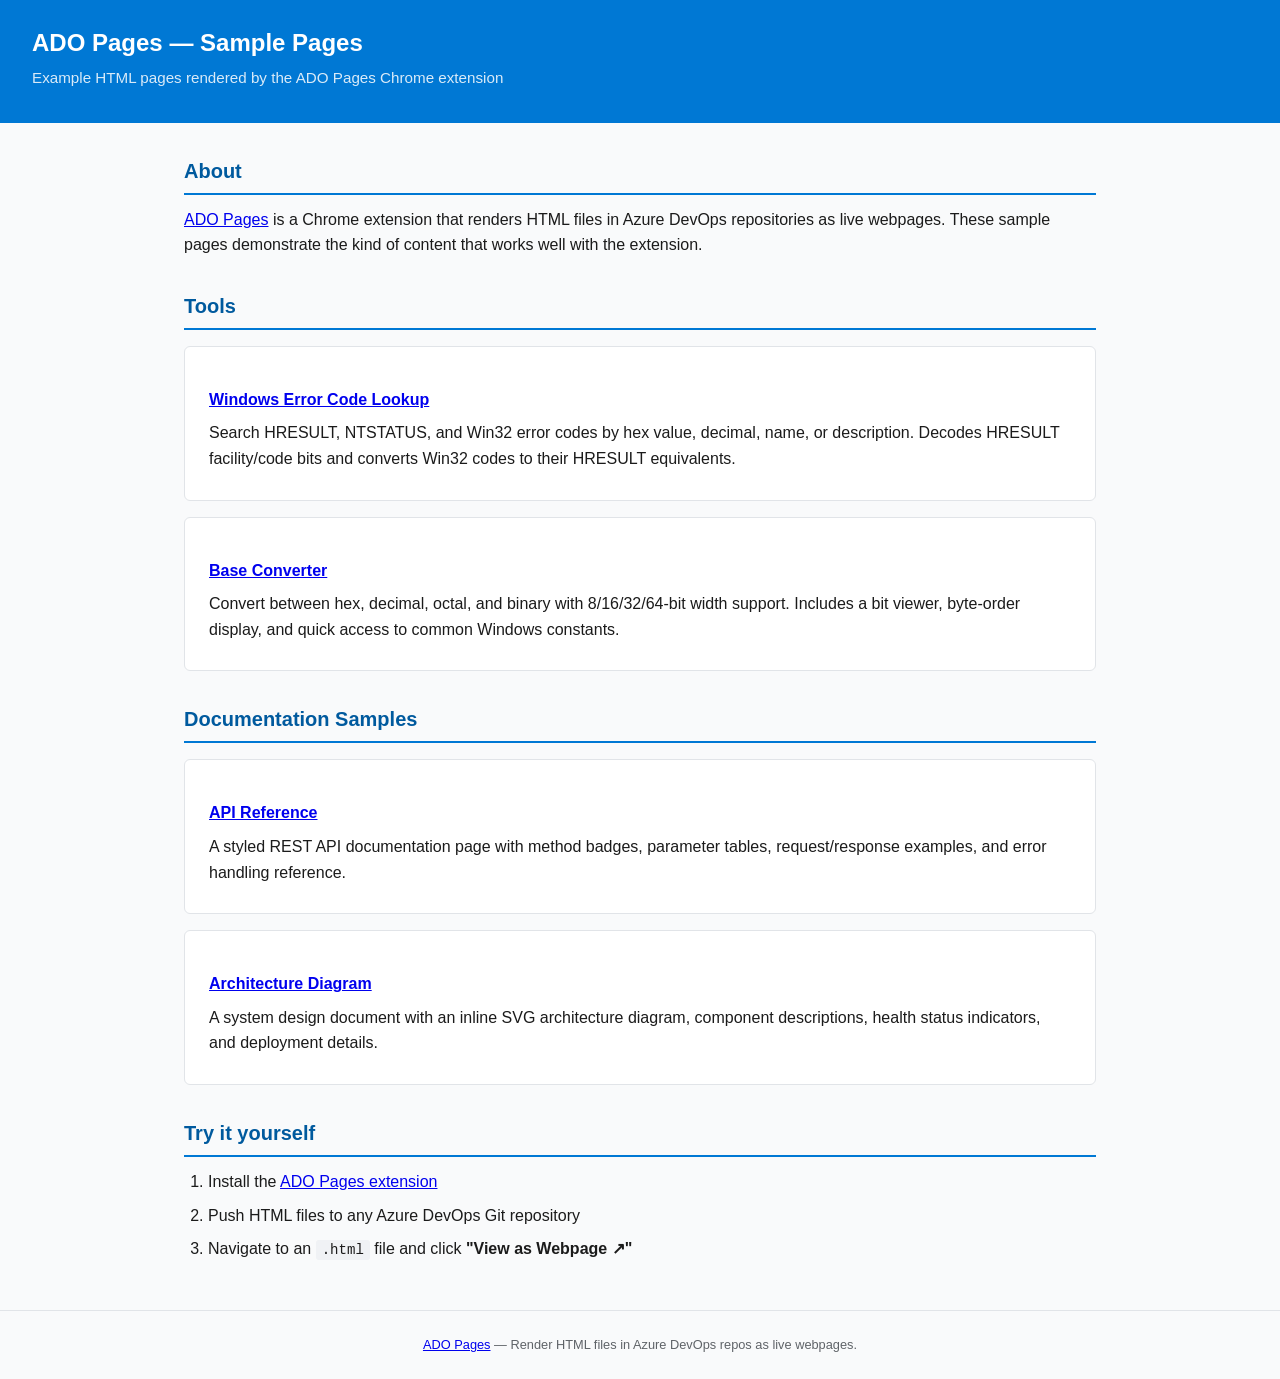
<file: docs/index.html>
<!DOCTYPE html>
<html lang="en">
<head>
  <meta charset="utf-8">
  <meta name="viewport" content="width=device-width, initial-scale=1">
  <title>ADO Pages — Sample Pages</title>
  <link rel="stylesheet" href="css/style.css">
</head>
<body>

<header>
  <h1>ADO Pages — Sample Pages</h1>
  <p>Example HTML pages rendered by the ADO Pages Chrome extension</p>
</header>

<main>

<h2>About</h2>
<p>
  <a href="https://github.com/vineeththomasalex/ADOPagesExtension">ADO Pages</a> is a Chrome extension
  that renders HTML files in Azure DevOps repositories as live webpages. These sample pages demonstrate
  the kind of content that works well with the extension.
</p>

<h2>Tools</h2>

<div class="card">
  <h3><a href="error-codes.html">Windows Error Code Lookup</a></h3>
  <p>
    Search HRESULT, NTSTATUS, and Win32 error codes by hex value, decimal, name, or description.
    Decodes HRESULT facility/code bits and converts Win32 codes to their HRESULT equivalents.
  </p>
</div>

<div class="card">
  <h3><a href="base-converter.html">Base Converter</a></h3>
  <p>
    Convert between hex, decimal, octal, and binary with 8/16/32/64-bit width support.
    Includes a bit viewer, byte-order display, and quick access to common Windows constants.
  </p>
</div>

<h2>Documentation Samples</h2>

<div class="card">
  <h3><a href="api-reference.html">API Reference</a></h3>
  <p>
    A styled REST API documentation page with method badges, parameter tables,
    request/response examples, and error handling reference.
  </p>
</div>

<div class="card">
  <h3><a href="architecture.html">Architecture Diagram</a></h3>
  <p>
    A system design document with an inline SVG architecture diagram,
    component descriptions, health status indicators, and deployment details.
  </p>
</div>

<h2>Try it yourself</h2>
<ol>
  <li>Install the <a href="https://github.com/vineeththomasalex/ADOPagesExtension#installation">ADO Pages extension</a></li>
  <li>Push HTML files to any Azure DevOps Git repository</li>
  <li>Navigate to an <code>.html</code> file and click <strong>"View as Webpage ↗"</strong></li>
</ol>

</main>

<footer>
  <a href="https://github.com/vineeththomasalex/ADOPagesExtension">ADO Pages</a> &mdash; Render HTML files in Azure DevOps repos as live webpages.
</footer>

</body>
</html>
</file>
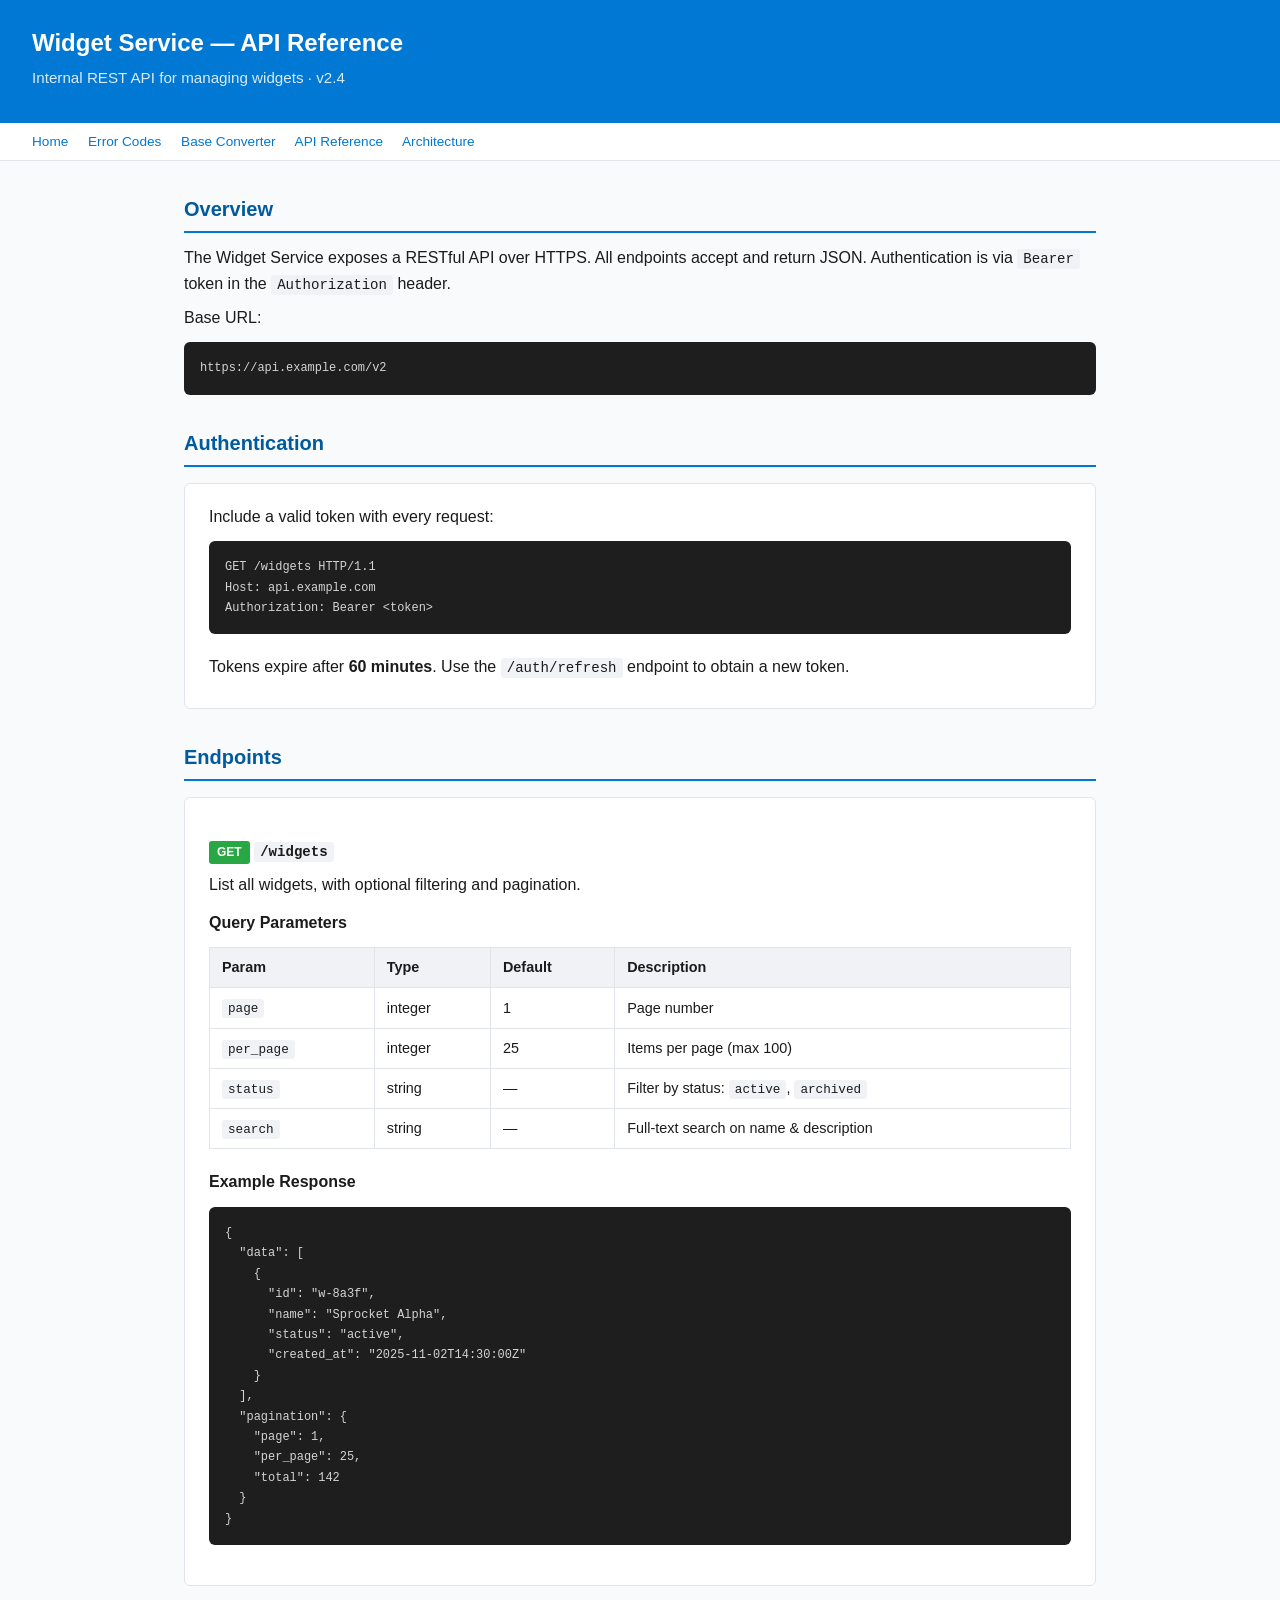
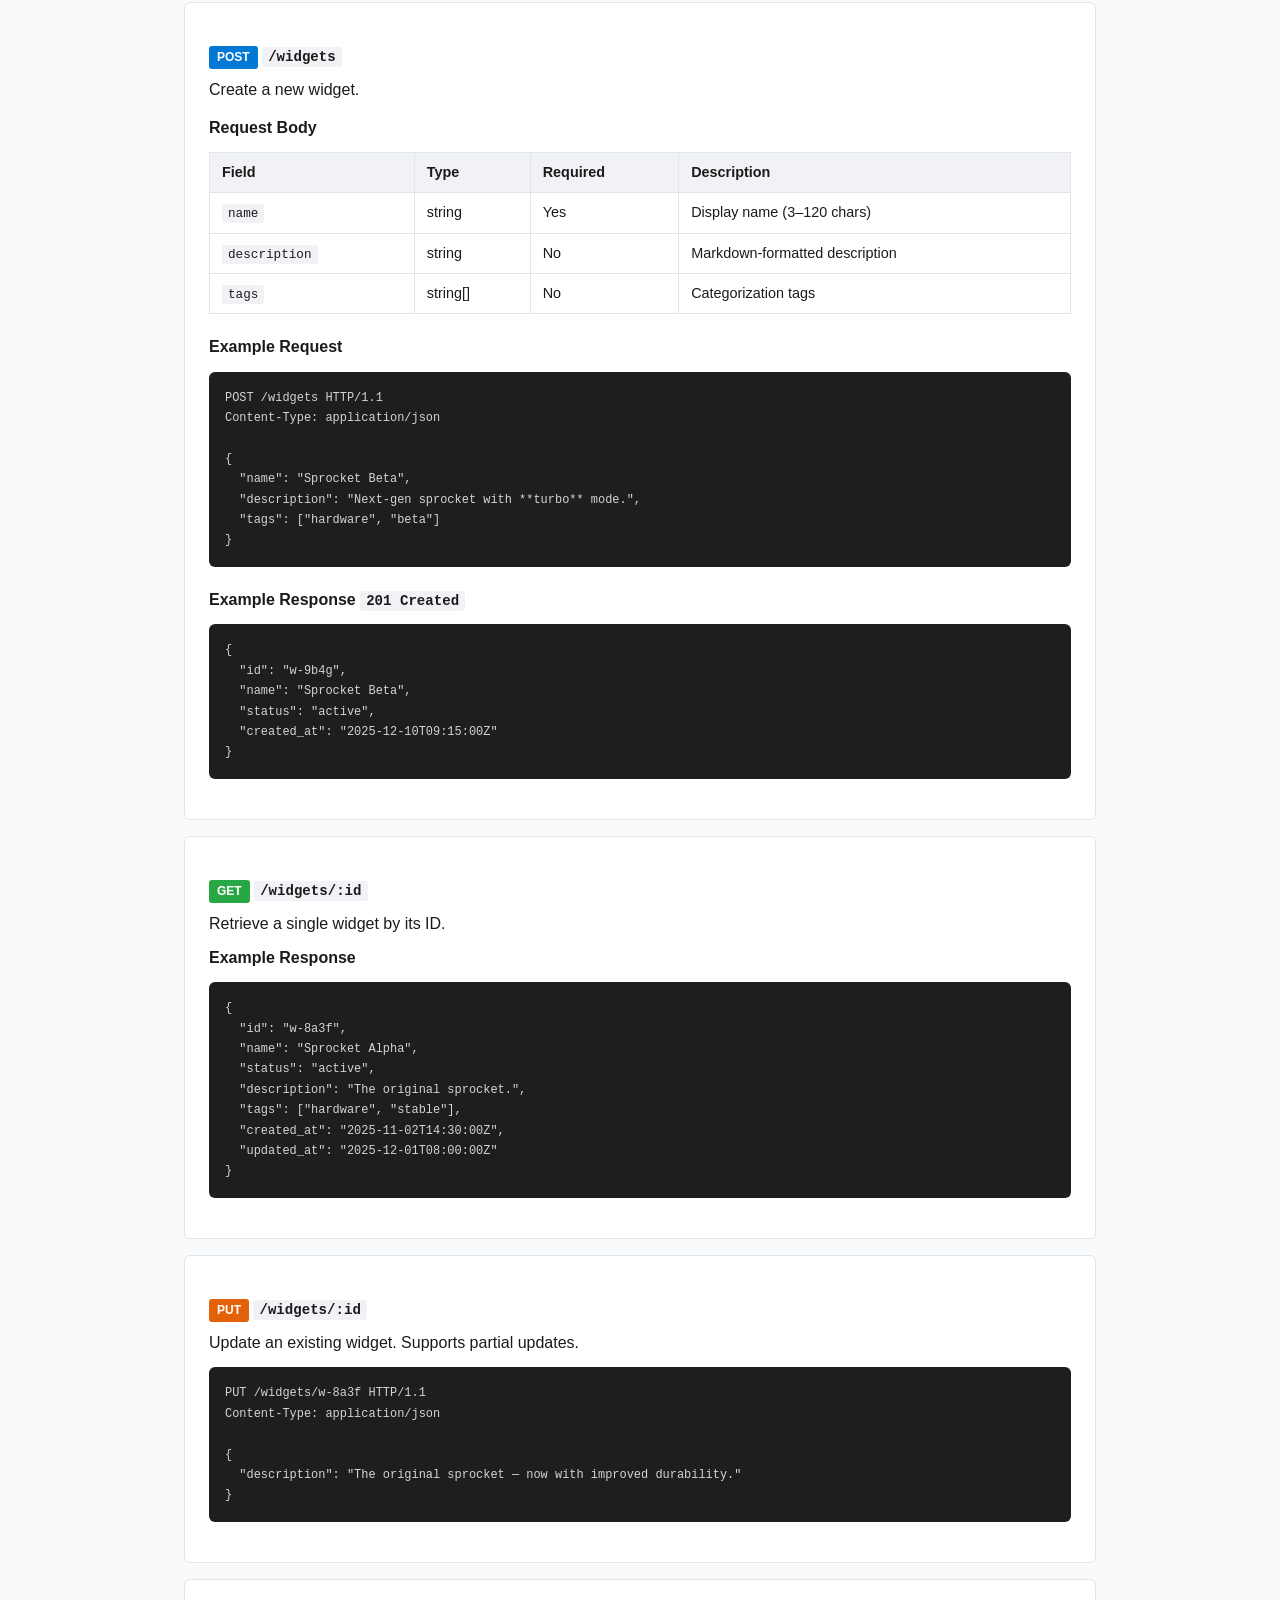
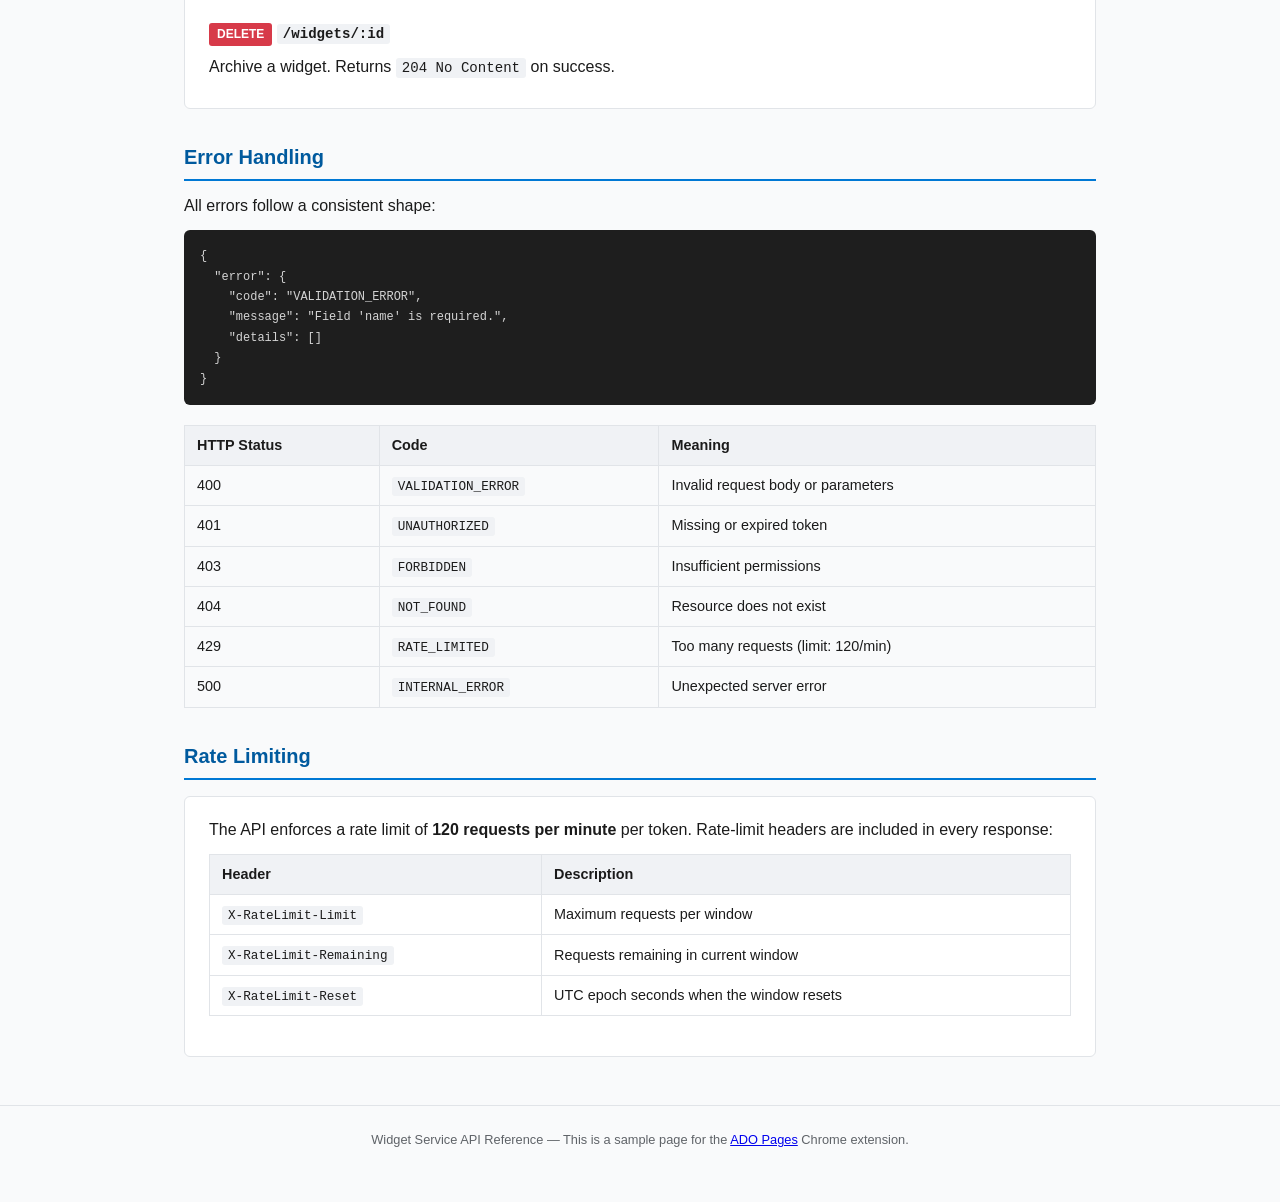
<file: docs/api-reference.html>
<!DOCTYPE html>
<html lang="en">
<head>
  <meta charset="utf-8">
  <meta name="viewport" content="width=device-width, initial-scale=1">
  <title>Widget Service — API Reference</title>
  <link rel="stylesheet" href="css/style.css">
</head>
<body>

<header>
  <h1>Widget Service — API Reference</h1>
  <p>Internal REST API for managing widgets &middot; v2.4</p>
</header>

<nav class="samples-nav">
  <a href="index.html">Home</a>
  <a href="error-codes.html">Error Codes</a>
  <a href="base-converter.html">Base Converter</a>
  <a href="api-reference.html">API Reference</a>
  <a href="architecture.html">Architecture</a>
</nav>

<main>

<!-- ────────────────────────────────────────────────────────────────────────── -->
<h2>Overview</h2>
<p>
  The Widget Service exposes a RESTful API over HTTPS.
  All endpoints accept and return JSON. Authentication is via
  <code>Bearer</code> token in the <code>Authorization</code> header.
</p>
<p>Base URL:</p>
<pre><code>https://api.example.com/v2</code></pre>

<!-- ────────────────────────────────────────────────────────────────────────── -->
<h2>Authentication</h2>
<div class="card">
  <p>Include a valid token with every request:</p>
<pre><code>GET /widgets HTTP/1.1
Host: api.example.com
Authorization: Bearer &lt;token&gt;</code></pre>
  <p>Tokens expire after <strong>60 minutes</strong>. Use the <code>/auth/refresh</code> endpoint to obtain a new token.</p>
</div>

<!-- ────────────────────────────────────────────────────────────────────────── -->
<h2>Endpoints</h2>

<!-- GET /widgets -->
<div class="card">
  <h3><span class="method-badge get">GET</span> <code>/widgets</code></h3>
  <p>List all widgets, with optional filtering and pagination.</p>

  <h4 style="margin-top:12px">Query Parameters</h4>
  <table>
    <tr><th>Param</th><th>Type</th><th>Default</th><th>Description</th></tr>
    <tr><td><code>page</code></td><td>integer</td><td>1</td><td>Page number</td></tr>
    <tr><td><code>per_page</code></td><td>integer</td><td>25</td><td>Items per page (max 100)</td></tr>
    <tr><td><code>status</code></td><td>string</td><td>&mdash;</td><td>Filter by status: <code>active</code>, <code>archived</code></td></tr>
    <tr><td><code>search</code></td><td>string</td><td>&mdash;</td><td>Full-text search on name &amp; description</td></tr>
  </table>

  <h4>Example Response</h4>
<pre><code>{
  "data": [
    {
      "id": "w-8a3f",
      "name": "Sprocket Alpha",
      "status": "active",
      "created_at": "2025-11-02T14:30:00Z"
    }
  ],
  "pagination": {
    "page": 1,
    "per_page": 25,
    "total": 142
  }
}</code></pre>
</div>

<!-- POST /widgets -->
<div class="card">
  <h3><span class="method-badge post">POST</span> <code>/widgets</code></h3>
  <p>Create a new widget.</p>

  <h4 style="margin-top:12px">Request Body</h4>
  <table>
    <tr><th>Field</th><th>Type</th><th>Required</th><th>Description</th></tr>
    <tr><td><code>name</code></td><td>string</td><td>Yes</td><td>Display name (3–120 chars)</td></tr>
    <tr><td><code>description</code></td><td>string</td><td>No</td><td>Markdown-formatted description</td></tr>
    <tr><td><code>tags</code></td><td>string[]</td><td>No</td><td>Categorization tags</td></tr>
  </table>

  <h4>Example Request</h4>
<pre><code>POST /widgets HTTP/1.1
Content-Type: application/json

{
  "name": "Sprocket Beta",
  "description": "Next-gen sprocket with **turbo** mode.",
  "tags": ["hardware", "beta"]
}</code></pre>

  <h4>Example Response <code>201 Created</code></h4>
<pre><code>{
  "id": "w-9b4g",
  "name": "Sprocket Beta",
  "status": "active",
  "created_at": "2025-12-10T09:15:00Z"
}</code></pre>
</div>

<!-- GET /widgets/:id -->
<div class="card">
  <h3><span class="method-badge get">GET</span> <code>/widgets/:id</code></h3>
  <p>Retrieve a single widget by its ID.</p>

  <h4>Example Response</h4>
<pre><code>{
  "id": "w-8a3f",
  "name": "Sprocket Alpha",
  "status": "active",
  "description": "The original sprocket.",
  "tags": ["hardware", "stable"],
  "created_at": "2025-11-02T14:30:00Z",
  "updated_at": "2025-12-01T08:00:00Z"
}</code></pre>
</div>

<!-- PUT /widgets/:id -->
<div class="card">
  <h3><span class="method-badge put">PUT</span> <code>/widgets/:id</code></h3>
  <p>Update an existing widget. Supports partial updates.</p>

<pre><code>PUT /widgets/w-8a3f HTTP/1.1
Content-Type: application/json

{
  "description": "The original sprocket — now with improved durability."
}</code></pre>
</div>

<!-- DELETE /widgets/:id -->
<div class="card">
  <h3><span class="method-badge delete">DELETE</span> <code>/widgets/:id</code></h3>
  <p>Archive a widget. Returns <code>204 No Content</code> on success.</p>
</div>

<!-- ────────────────────────────────────────────────────────────────────────── -->
<h2>Error Handling</h2>
<p>All errors follow a consistent shape:</p>
<pre><code>{
  "error": {
    "code": "VALIDATION_ERROR",
    "message": "Field 'name' is required.",
    "details": []
  }
}</code></pre>

<table>
  <tr><th>HTTP Status</th><th>Code</th><th>Meaning</th></tr>
  <tr><td>400</td><td><code>VALIDATION_ERROR</code></td><td>Invalid request body or parameters</td></tr>
  <tr><td>401</td><td><code>UNAUTHORIZED</code></td><td>Missing or expired token</td></tr>
  <tr><td>403</td><td><code>FORBIDDEN</code></td><td>Insufficient permissions</td></tr>
  <tr><td>404</td><td><code>NOT_FOUND</code></td><td>Resource does not exist</td></tr>
  <tr><td>429</td><td><code>RATE_LIMITED</code></td><td>Too many requests (limit: 120/min)</td></tr>
  <tr><td>500</td><td><code>INTERNAL_ERROR</code></td><td>Unexpected server error</td></tr>
</table>

<!-- ────────────────────────────────────────────────────────────────────────── -->
<h2>Rate Limiting</h2>
<div class="card">
  <p>The API enforces a rate limit of <strong>120 requests per minute</strong> per token.
     Rate-limit headers are included in every response:</p>
  <table>
    <tr><th>Header</th><th>Description</th></tr>
    <tr><td><code>X-RateLimit-Limit</code></td><td>Maximum requests per window</td></tr>
    <tr><td><code>X-RateLimit-Remaining</code></td><td>Requests remaining in current window</td></tr>
    <tr><td><code>X-RateLimit-Reset</code></td><td>UTC epoch seconds when the window resets</td></tr>
  </table>
</div>

</main>

<footer>
  Widget Service API Reference &mdash; This is a sample page for the
  <a href="https://github.com/vineeththomasalex/ADOPagesExtension">ADO Pages</a> Chrome extension.
</footer>

</body>
</html>
</file>
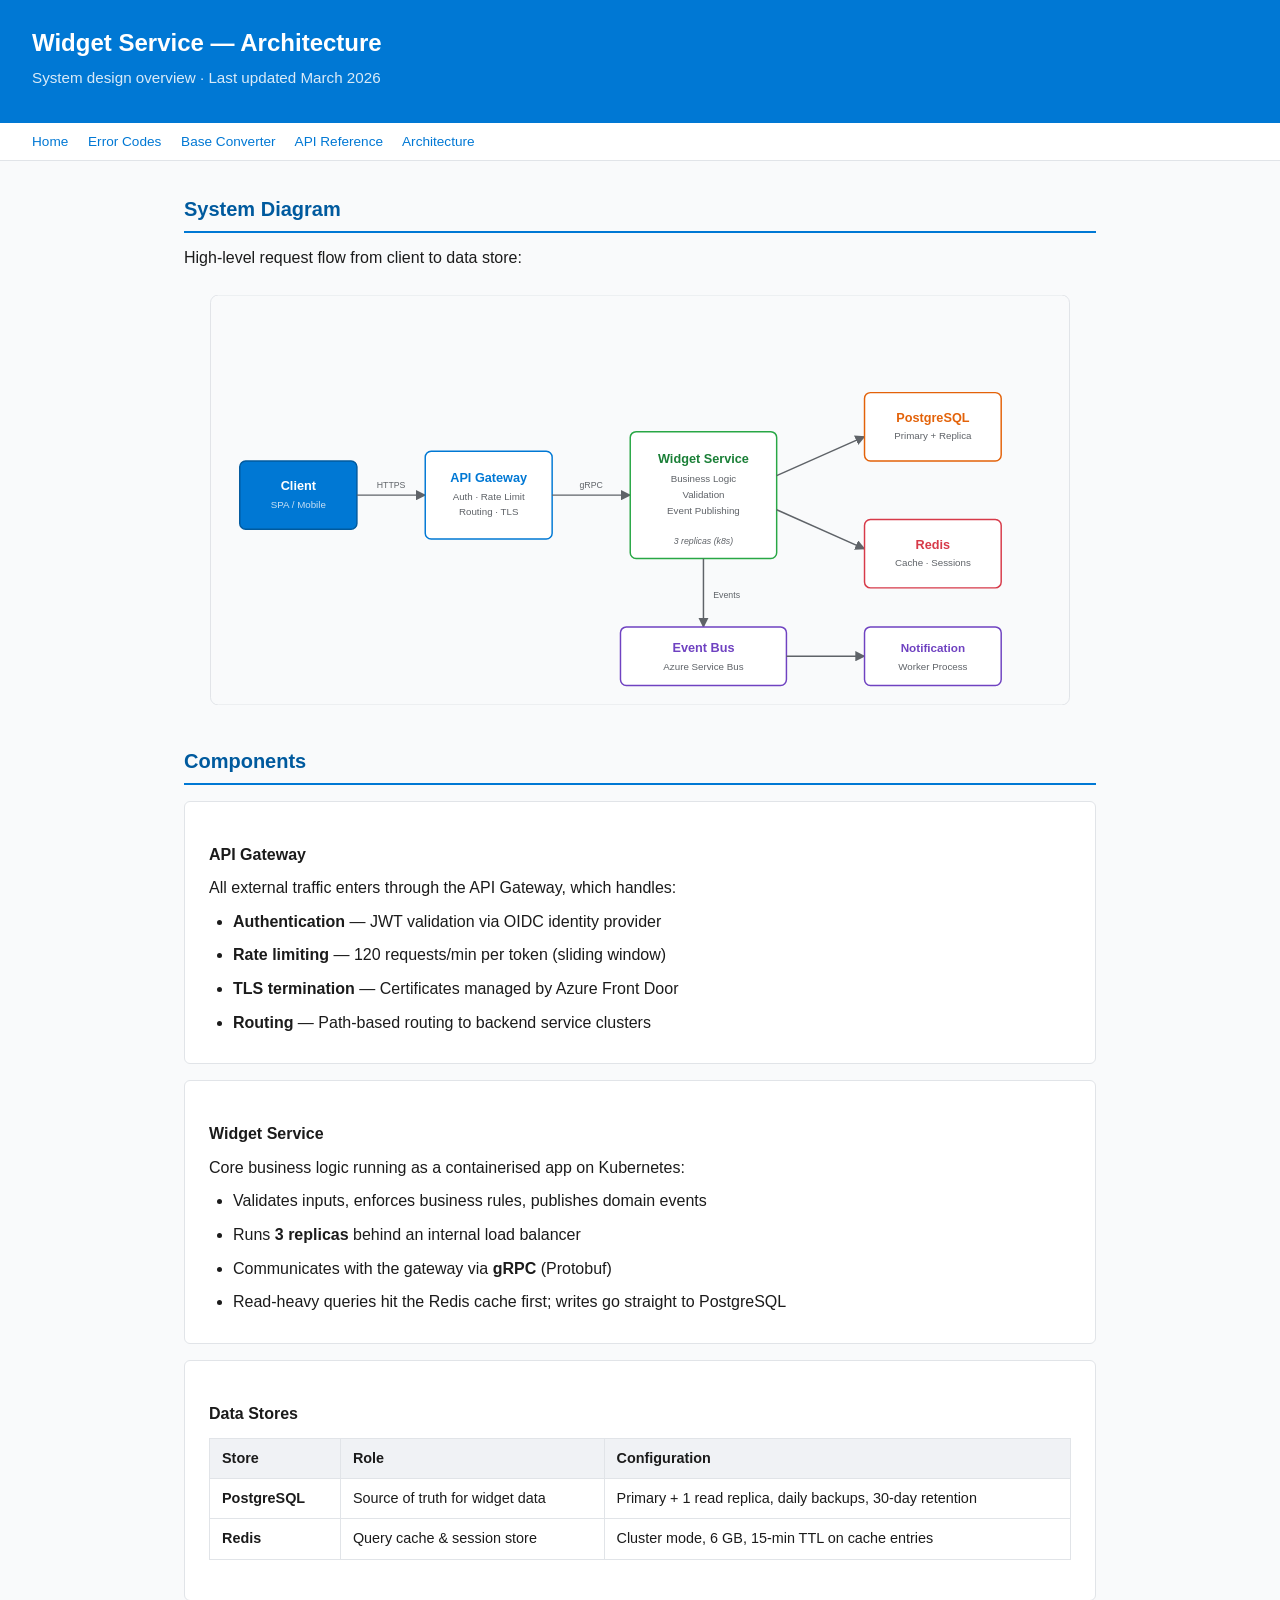
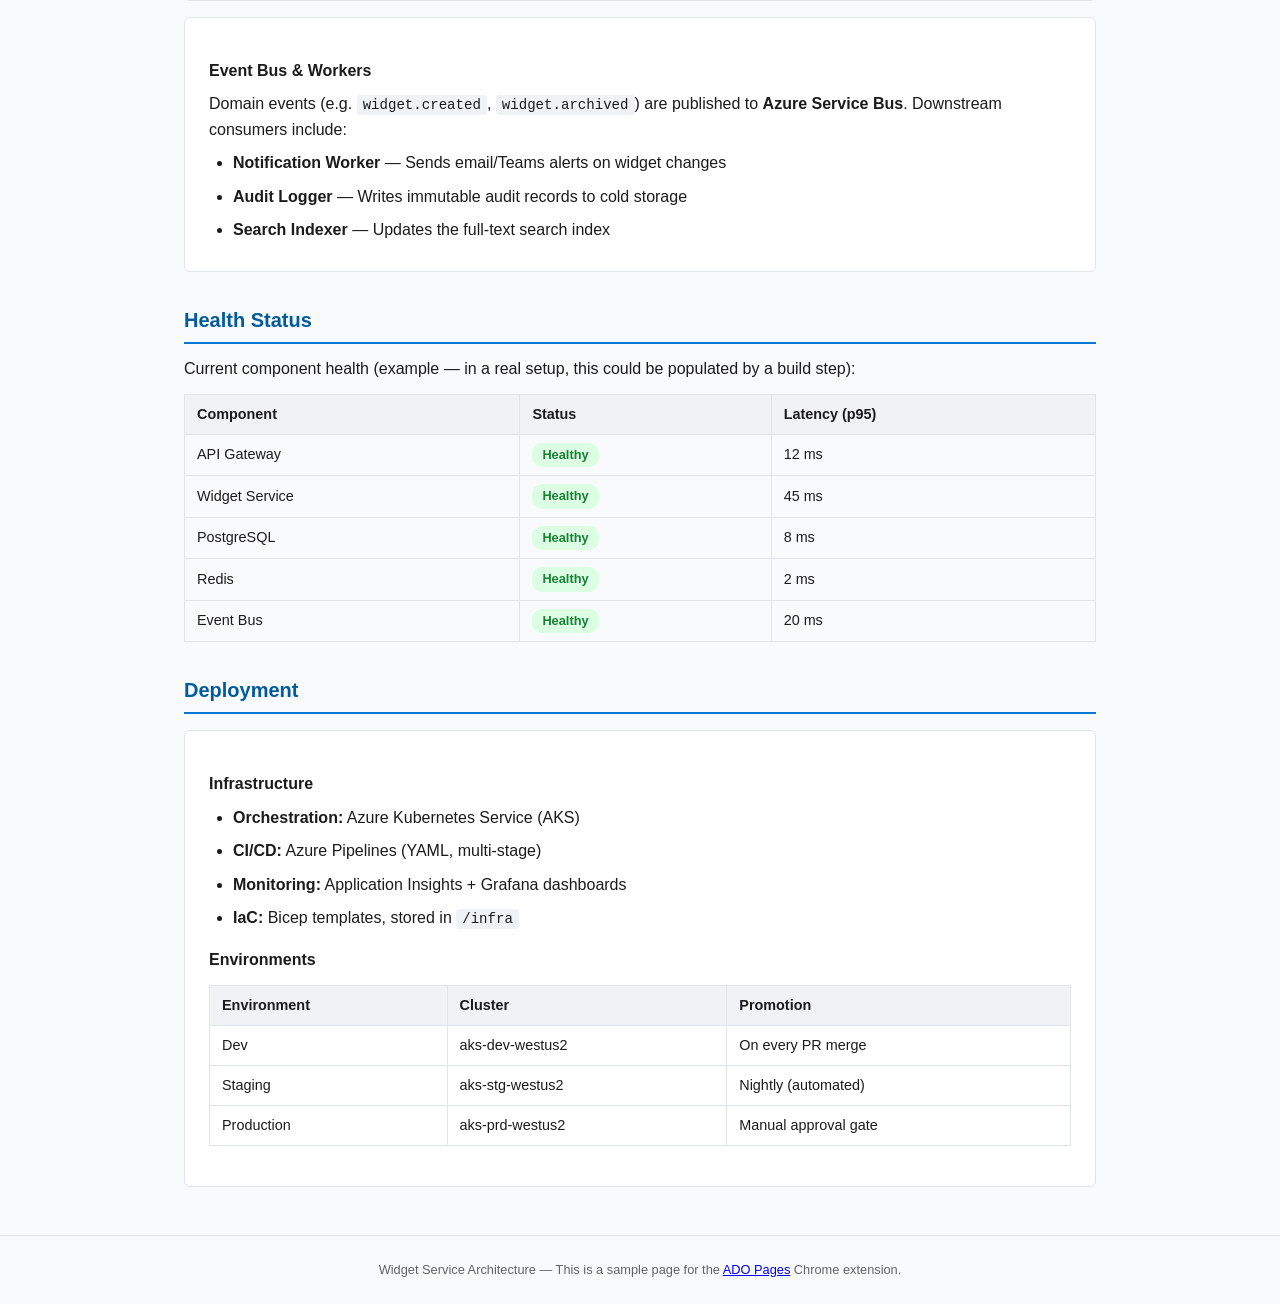
<file: docs/architecture.html>
<!DOCTYPE html>
<html lang="en">
<head>
  <meta charset="utf-8">
  <meta name="viewport" content="width=device-width, initial-scale=1">
  <title>Widget Service — Architecture</title>
  <link rel="stylesheet" href="css/style.css">
</head>
<body>

<header>
  <h1>Widget Service — Architecture</h1>
  <p>System design overview &middot; Last updated March 2026</p>
</header>

<nav class="samples-nav">
  <a href="index.html">Home</a>
  <a href="error-codes.html">Error Codes</a>
  <a href="base-converter.html">Base Converter</a>
  <a href="api-reference.html">API Reference</a>
  <a href="architecture.html">Architecture</a>
</nav>

<main>

<!-- ────────────────────────────────────────────────────────────────────────── -->
<h2>System Diagram</h2>
<p>High-level request flow from client to data store:</p>

<div class="arch-diagram">
  <svg xmlns="http://www.w3.org/2000/svg" viewBox="0 0 880 420" width="860" height="410">
    <!-- Background -->
    <rect width="880" height="420" rx="8" fill="#f9fafb" stroke="#e1e4e8"/>

    <!-- Client -->
    <rect x="30" y="170" width="120" height="70" rx="6" fill="#0078d4" stroke="#005a9e" stroke-width="1.5"/>
    <text x="90" y="200" text-anchor="middle" fill="#fff" font-size="13" font-weight="600">Client</text>
    <text x="90" y="218" text-anchor="middle" fill="#c8e0f4" font-size="10">SPA / Mobile</text>

    <!-- Arrow: Client → API Gateway -->
    <line x1="150" y1="205" x2="220" y2="205" stroke="#5f6368" stroke-width="1.5" marker-end="url(#arrow)"/>
    <text x="185" y="198" text-anchor="middle" fill="#5f6368" font-size="9">HTTPS</text>

    <!-- API Gateway -->
    <rect x="220" y="160" width="130" height="90" rx="6" fill="#fff" stroke="#0078d4" stroke-width="1.5"/>
    <text x="285" y="192" text-anchor="middle" fill="#0078d4" font-size="13" font-weight="600">API Gateway</text>
    <text x="285" y="210" text-anchor="middle" fill="#5f6368" font-size="10">Auth · Rate Limit</text>
    <text x="285" y="225" text-anchor="middle" fill="#5f6368" font-size="10">Routing · TLS</text>

    <!-- Arrow: Gateway → Widget Service -->
    <line x1="350" y1="205" x2="430" y2="205" stroke="#5f6368" stroke-width="1.5" marker-end="url(#arrow)"/>
    <text x="390" y="198" text-anchor="middle" fill="#5f6368" font-size="9">gRPC</text>

    <!-- Widget Service -->
    <rect x="430" y="140" width="150" height="130" rx="6" fill="#fff" stroke="#28a745" stroke-width="1.5"/>
    <text x="505" y="172" text-anchor="middle" fill="#1a7f37" font-size="13" font-weight="600">Widget Service</text>
    <text x="505" y="192" text-anchor="middle" fill="#5f6368" font-size="10">Business Logic</text>
    <text x="505" y="208" text-anchor="middle" fill="#5f6368" font-size="10">Validation</text>
    <text x="505" y="224" text-anchor="middle" fill="#5f6368" font-size="10">Event Publishing</text>
    <text x="505" y="255" text-anchor="middle" fill="#5f6368" font-size="9" font-style="italic">3 replicas (k8s)</text>

    <!-- Arrow: Service → DB -->
    <line x1="580" y1="185" x2="670" y2="145" stroke="#5f6368" stroke-width="1.5" marker-end="url(#arrow)"/>

    <!-- Arrow: Service → Cache -->
    <line x1="580" y1="220" x2="670" y2="260" stroke="#5f6368" stroke-width="1.5" marker-end="url(#arrow)"/>

    <!-- Arrow: Service → Event Bus -->
    <line x1="505" y1="270" x2="505" y2="340" stroke="#5f6368" stroke-width="1.5" marker-end="url(#arrow)"/>
    <text x="515" y="310" fill="#5f6368" font-size="9">Events</text>

    <!-- Database -->
    <rect x="670" y="100" width="140" height="70" rx="6" fill="#fff" stroke="#e36209" stroke-width="1.5"/>
    <text x="740" y="130" text-anchor="middle" fill="#e36209" font-size="13" font-weight="600">PostgreSQL</text>
    <text x="740" y="148" text-anchor="middle" fill="#5f6368" font-size="10">Primary + Replica</text>

    <!-- Cache -->
    <rect x="670" y="230" width="140" height="70" rx="6" fill="#fff" stroke="#d73a49" stroke-width="1.5"/>
    <text x="740" y="260" text-anchor="middle" fill="#d73a49" font-size="13" font-weight="600">Redis</text>
    <text x="740" y="278" text-anchor="middle" fill="#5f6368" font-size="10">Cache · Sessions</text>

    <!-- Event Bus -->
    <rect x="420" y="340" width="170" height="60" rx="6" fill="#fff" stroke="#6f42c1" stroke-width="1.5"/>
    <text x="505" y="366" text-anchor="middle" fill="#6f42c1" font-size="13" font-weight="600">Event Bus</text>
    <text x="505" y="384" text-anchor="middle" fill="#5f6368" font-size="10">Azure Service Bus</text>

    <!-- Arrow: Event Bus → Notification Worker -->
    <line x1="590" y1="370" x2="670" y2="370" stroke="#5f6368" stroke-width="1.5" marker-end="url(#arrow)"/>

    <!-- Notification Worker -->
    <rect x="670" y="340" width="140" height="60" rx="6" fill="#fff" stroke="#6f42c1" stroke-width="1.5"/>
    <text x="740" y="366" text-anchor="middle" fill="#6f42c1" font-size="12" font-weight="600">Notification</text>
    <text x="740" y="384" text-anchor="middle" fill="#5f6368" font-size="10">Worker Process</text>

    <!-- Arrowhead marker -->
    <defs>
      <marker id="arrow" viewBox="0 0 10 10" refX="9" refY="5" markerWidth="7" markerHeight="7" orient="auto-start-reverse">
        <path d="M 0 0 L 10 5 L 0 10 z" fill="#5f6368"/>
      </marker>
    </defs>
  </svg>
</div>

<!-- ────────────────────────────────────────────────────────────────────────── -->
<h2>Components</h2>

<div class="card">
  <h3>API Gateway</h3>
  <p>All external traffic enters through the API Gateway, which handles:</p>
  <ul>
    <li><strong>Authentication</strong> — JWT validation via OIDC identity provider</li>
    <li><strong>Rate limiting</strong> — 120 requests/min per token (sliding window)</li>
    <li><strong>TLS termination</strong> — Certificates managed by Azure Front Door</li>
    <li><strong>Routing</strong> — Path-based routing to backend service clusters</li>
  </ul>
</div>

<div class="card">
  <h3>Widget Service</h3>
  <p>Core business logic running as a containerised app on Kubernetes:</p>
  <ul>
    <li>Validates inputs, enforces business rules, publishes domain events</li>
    <li>Runs <strong>3 replicas</strong> behind an internal load balancer</li>
    <li>Communicates with the gateway via <strong>gRPC</strong> (Protobuf)</li>
    <li>Read-heavy queries hit the Redis cache first; writes go straight to PostgreSQL</li>
  </ul>
</div>

<div class="card">
  <h3>Data Stores</h3>
  <table>
    <tr><th>Store</th><th>Role</th><th>Configuration</th></tr>
    <tr>
      <td><strong>PostgreSQL</strong></td>
      <td>Source of truth for widget data</td>
      <td>Primary + 1 read replica, daily backups, 30-day retention</td>
    </tr>
    <tr>
      <td><strong>Redis</strong></td>
      <td>Query cache &amp; session store</td>
      <td>Cluster mode, 6 GB, 15-min TTL on cache entries</td>
    </tr>
  </table>
</div>

<div class="card">
  <h3>Event Bus &amp; Workers</h3>
  <p>
    Domain events (e.g. <code>widget.created</code>, <code>widget.archived</code>)
    are published to <strong>Azure Service Bus</strong>. Downstream consumers include:
  </p>
  <ul>
    <li><strong>Notification Worker</strong> — Sends email/Teams alerts on widget changes</li>
    <li><strong>Audit Logger</strong> — Writes immutable audit records to cold storage</li>
    <li><strong>Search Indexer</strong> — Updates the full-text search index</li>
  </ul>
</div>

<!-- ────────────────────────────────────────────────────────────────────────── -->
<h2>Health Status</h2>
<p>Current component health (example — in a real setup, this could be populated by a build step):</p>
<table>
  <tr><th>Component</th><th>Status</th><th>Latency (p95)</th></tr>
  <tr><td>API Gateway</td><td><span class="status-badge healthy">Healthy</span></td><td>12 ms</td></tr>
  <tr><td>Widget Service</td><td><span class="status-badge healthy">Healthy</span></td><td>45 ms</td></tr>
  <tr><td>PostgreSQL</td><td><span class="status-badge healthy">Healthy</span></td><td>8 ms</td></tr>
  <tr><td>Redis</td><td><span class="status-badge healthy">Healthy</span></td><td>2 ms</td></tr>
  <tr><td>Event Bus</td><td><span class="status-badge healthy">Healthy</span></td><td>20 ms</td></tr>
</table>

<!-- ────────────────────────────────────────────────────────────────────────── -->
<h2>Deployment</h2>
<div class="card">
  <h3>Infrastructure</h3>
  <ul>
    <li><strong>Orchestration:</strong> Azure Kubernetes Service (AKS)</li>
    <li><strong>CI/CD:</strong> Azure Pipelines (YAML, multi-stage)</li>
    <li><strong>Monitoring:</strong> Application Insights + Grafana dashboards</li>
    <li><strong>IaC:</strong> Bicep templates, stored in <code>/infra</code></li>
  </ul>

  <h3 style="margin-top:16px">Environments</h3>
  <table>
    <tr><th>Environment</th><th>Cluster</th><th>Promotion</th></tr>
    <tr><td>Dev</td><td>aks-dev-westus2</td><td>On every PR merge</td></tr>
    <tr><td>Staging</td><td>aks-stg-westus2</td><td>Nightly (automated)</td></tr>
    <tr><td>Production</td><td>aks-prd-westus2</td><td>Manual approval gate</td></tr>
  </table>
</div>

</main>

<footer>
  Widget Service Architecture &mdash; This is a sample page for the
  <a href="https://github.com/vineeththomasalex/ADOPagesExtension">ADO Pages</a> Chrome extension.
</footer>

</body>
</html>
</file>
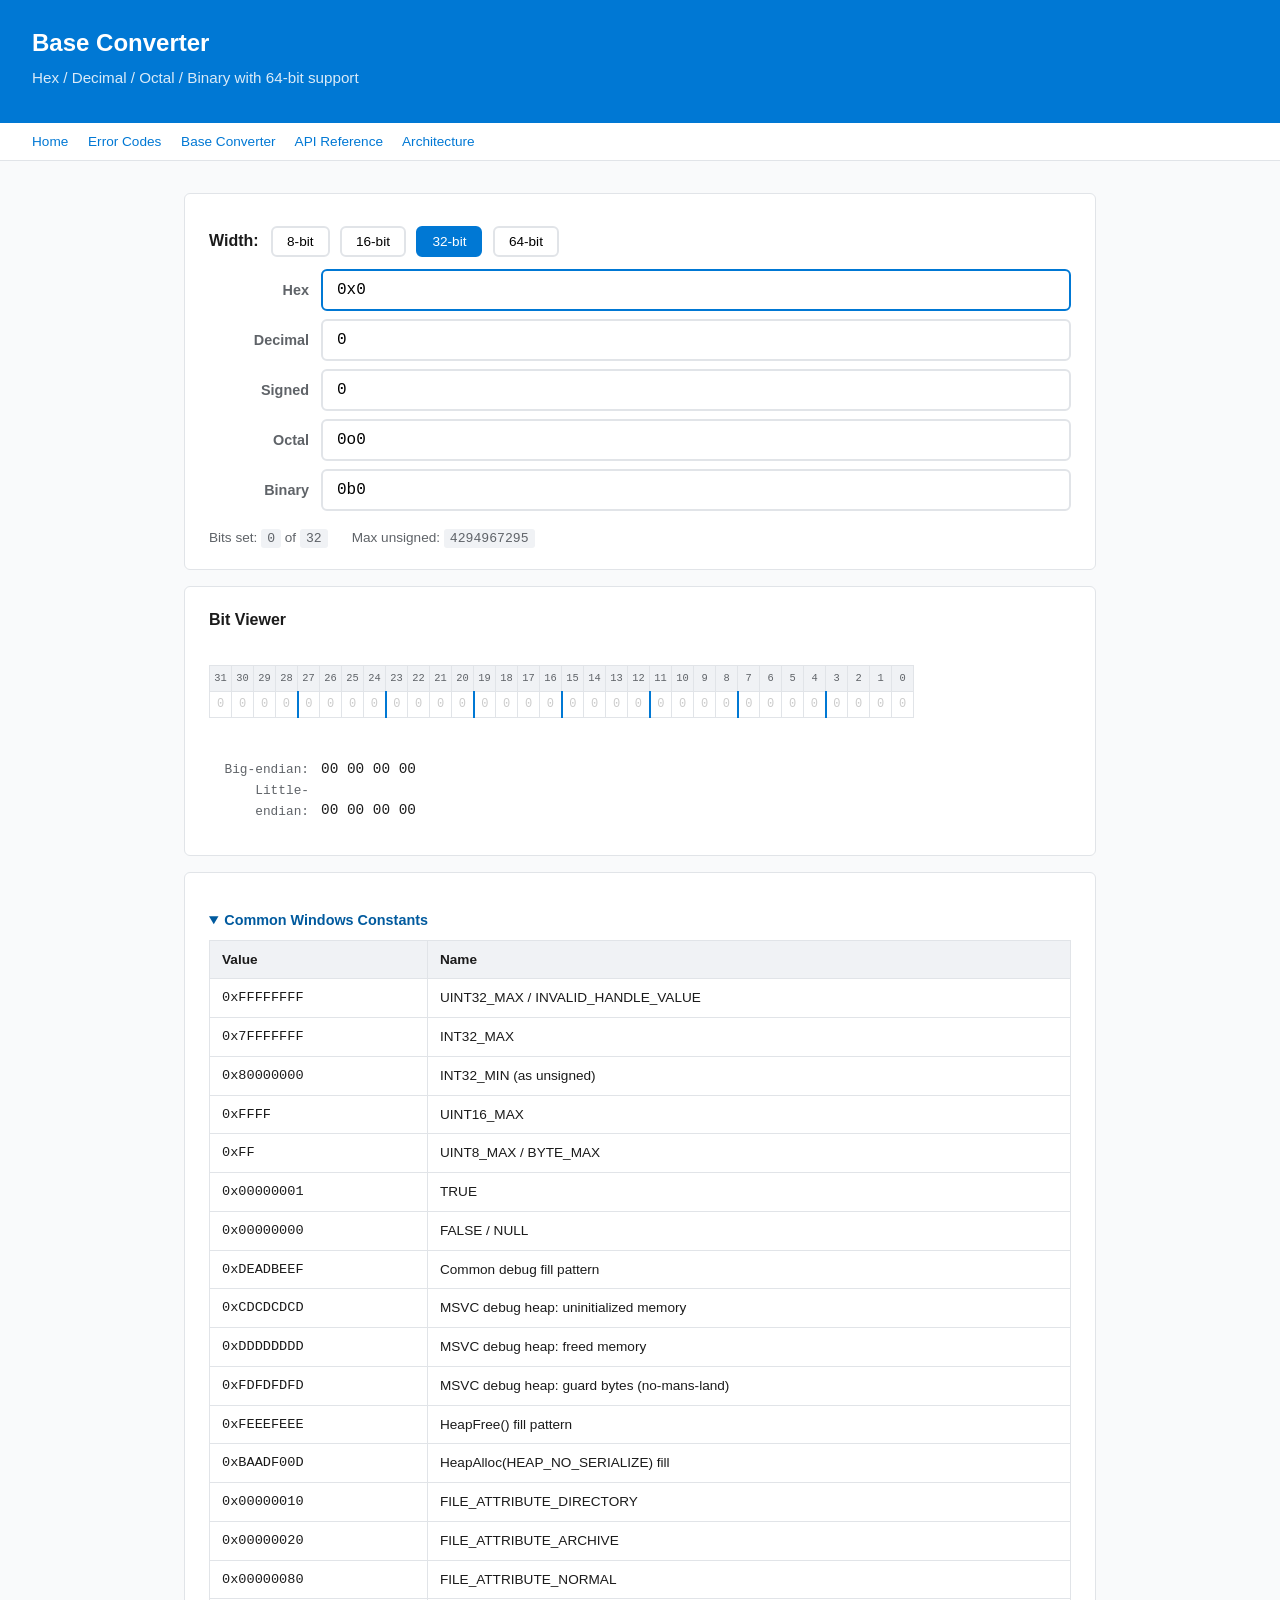
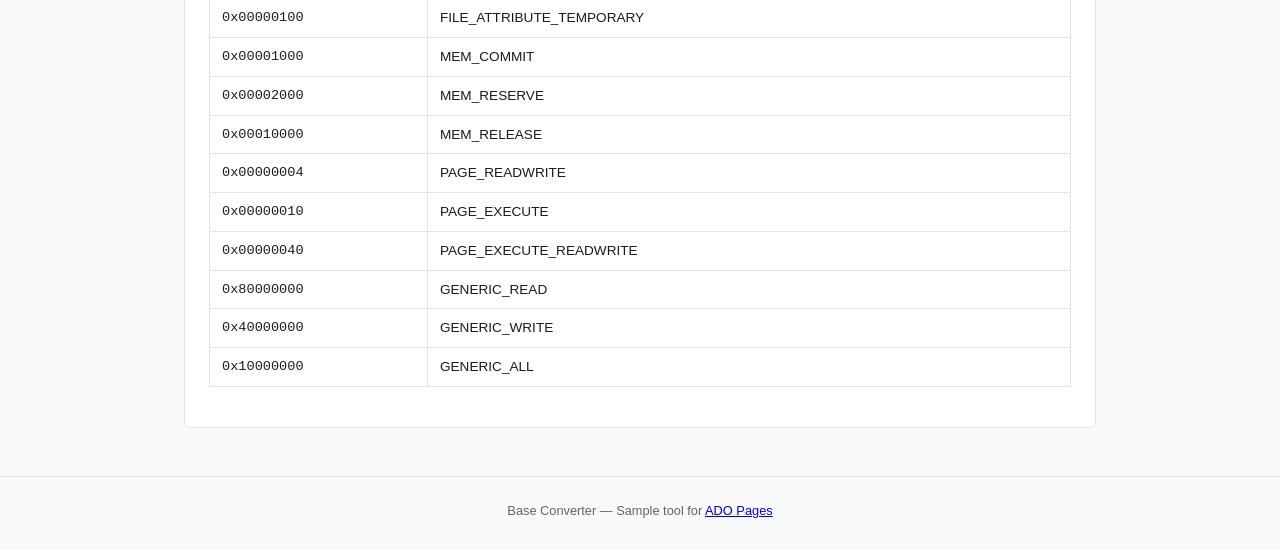
<file: docs/base-converter.html>
<!DOCTYPE html>
<html lang="en">
<head>
  <meta charset="utf-8">
  <meta name="viewport" content="width=device-width, initial-scale=1">
  <title>Base Converter</title>
  <link rel="stylesheet" href="css/style.css">
  <style>
    .converter-grid {
      display: grid;
      grid-template-columns: 100px 1fr;
      gap: 8px 12px;
      align-items: center;
    }
    .converter-grid label {
      font-weight: 600;
      font-size: 0.9rem;
      text-align: right;
      color: var(--text-sec);
    }
    .converter-grid input {
      width: 100%;
      padding: 10px 14px;
      font-size: 1rem;
      font-family: 'Cascadia Code', 'Fira Code', Consolas, monospace;
      border: 2px solid var(--border);
      border-radius: var(--radius);
      outline: none;
      transition: border-color 0.15s;
    }
    .converter-grid input:focus { border-color: var(--brand); }
    .converter-grid input.error { border-color: #d73a49; }

    .bit-viewer {
      margin: 20px 0;
      overflow-x: auto;
    }
    .bit-viewer table { border-collapse: collapse; width: auto; }
    .bit-viewer th, .bit-viewer td {
      width: 22px;
      min-width: 22px;
      height: 26px;
      text-align: center;
      font-family: 'Cascadia Code', Consolas, monospace;
      font-size: 0.75rem;
      border: 1px solid var(--border);
      padding: 2px;
    }
    .bit-viewer th {
      background: var(--code-bg);
      font-weight: 400;
      color: var(--text-sec);
      font-size: 0.65rem;
    }
    .bit-viewer td.one { background: #dceefb; color: var(--brand-dk); font-weight: 700; }
    .bit-viewer td.zero { color: #ccc; }
    .bit-viewer td.nibble-sep { border-right: 2px solid var(--brand); }

    .byte-view {
      font-family: 'Cascadia Code', Consolas, monospace;
      font-size: 0.9rem;
      margin: 12px 0;
    }
    .byte-view .label { color: var(--text-sec); font-size: 0.8rem; display: inline-block; width: 100px; text-align: right; margin-right: 12px; }

    .width-select { margin: 12px 0; }
    .width-select button {
      padding: 6px 14px;
      margin-right: 6px;
      border: 2px solid var(--border);
      border-radius: var(--radius);
      background: var(--surface);
      font-size: 0.85rem;
      cursor: pointer;
      transition: all 0.15s;
    }
    .width-select button.active {
      border-color: var(--brand);
      background: var(--brand);
      color: #fff;
    }
    .width-select button:hover:not(.active) { border-color: var(--brand); }

    .info-row {
      display: flex;
      gap: 24px;
      flex-wrap: wrap;
      margin: 16px 0 0;
      font-size: 0.85rem;
      color: var(--text-sec);
    }
    .info-row code { font-size: 0.82rem; }

    .quick-const { margin: 16px 0; }
    .quick-const summary { cursor: pointer; font-weight: 600; font-size: 0.9rem; color: var(--brand-dk); }
    .quick-const table { margin-top: 8px; font-size: 0.85rem; }
    .quick-const td:first-child { font-family: 'Cascadia Code', Consolas, monospace; }
    .quick-const tr { cursor: pointer; }
    .quick-const tr:hover td { background: #edf5fc; }
  </style>
</head>
<body>

<header>
  <h1>Base Converter</h1>
  <p>Hex / Decimal / Octal / Binary with 64-bit support</p>
</header>

<nav class="samples-nav">
  <a href="index.html">Home</a>
  <a href="error-codes.html">Error Codes</a>
  <a href="base-converter.html">Base Converter</a>
  <a href="api-reference.html">API Reference</a>
  <a href="architecture.html">Architecture</a>
</nav>

<main>

<div class="card">
  <div class="width-select" id="widths">
    <strong style="margin-right:8px">Width:</strong>
    <button data-bits="8">8-bit</button>
    <button data-bits="16">16-bit</button>
    <button data-bits="32" class="active">32-bit</button>
    <button data-bits="64">64-bit</button>
  </div>

  <div class="converter-grid">
    <label for="hex">Hex</label>
    <input type="text" id="hex" placeholder="0x0" spellcheck="false" autofocus>

    <label for="dec">Decimal</label>
    <input type="text" id="dec" placeholder="0" spellcheck="false">

    <label for="sdec">Signed</label>
    <input type="text" id="sdec" placeholder="0" spellcheck="false">

    <label for="oct">Octal</label>
    <input type="text" id="oct" placeholder="0o0" spellcheck="false">

    <label for="bin">Binary</label>
    <input type="text" id="bin" placeholder="0b0" spellcheck="false">
  </div>

  <div class="info-row" id="info"></div>
</div>

<div class="card">
  <strong>Bit Viewer</strong>
  <div class="bit-viewer" id="bitViewer"></div>
  <div class="byte-view" id="byteView"></div>
</div>

<div class="card">
  <details class="quick-const" open>
    <summary>Common Windows Constants</summary>
    <table id="constTable">
      <tr><th>Value</th><th>Name</th></tr>
    </table>
  </details>
</div>

</main>

<footer>
  Base Converter &mdash; Sample tool for
  <a href="https://github.com/vineeththomasalex/ADOPagesExtension">ADO Pages</a>
</footer>

<script>
(function () {
  'use strict';

  // ─── State ────────────────────────────────────────────────────────────────────

  let bits = 32;
  let value = 0n;

  const mask = () => (1n << BigInt(bits)) - 1n;

  // ─── Elements ─────────────────────────────────────────────────────────────────

  const hexEl  = document.getElementById('hex');
  const decEl  = document.getElementById('dec');
  const sdecEl = document.getElementById('sdec');
  const octEl  = document.getElementById('oct');
  const binEl  = document.getElementById('bin');
  const infoEl = document.getElementById('info');
  const bitViewerEl = document.getElementById('bitViewer');
  const byteViewEl  = document.getElementById('byteView');
  const fields = [hexEl, decEl, sdecEl, octEl, binEl];

  // ─── Conversion ───────────────────────────────────────────────────────────────

  function clamp(v) { return v & mask(); }

  function toSigned(v) {
    const signBit = 1n << BigInt(bits - 1);
    return (v & signBit) ? v - (1n << BigInt(bits)) : v;
  }

  function updateFields(source) {
    const v = value;
    if (source !== hexEl)  hexEl.value  = '0x' + v.toString(16).toUpperCase();
    if (source !== decEl)  decEl.value  = v.toString(10);
    if (source !== sdecEl) sdecEl.value = toSigned(v).toString(10);
    if (source !== octEl)  octEl.value  = '0o' + v.toString(8);
    if (source !== binEl)  binEl.value  = '0b' + v.toString(2);

    fields.forEach(f => f.classList.remove('error'));
    updateBitViewer();
    updateInfo();
  }

  // ─── Bit viewer ───────────────────────────────────────────────────────────────

  function updateBitViewer() {
    const binStr = value.toString(2).padStart(bits, '0');
    let headerRow = '<tr>';
    let dataRow   = '<tr>';

    for (let i = 0; i < bits; i++) {
      const bitIdx = bits - 1 - i;
      const isNibbleSep = (bitIdx % 4 === 0) && bitIdx !== 0;
      const cls = [];
      if (binStr[i] === '1') cls.push('one'); else cls.push('zero');
      if (isNibbleSep) cls.push('nibble-sep');

      headerRow += `<th${isNibbleSep ? ' class="nibble-sep"' : ''}>${bitIdx}</th>`;
      dataRow   += `<td class="${cls.join(' ')}">${binStr[i]}</td>`;
    }

    headerRow += '</tr>';
    dataRow   += '</tr>';
    bitViewerEl.innerHTML = `<table>${headerRow}${dataRow}</table>`;

    // Byte view (little-endian and big-endian)
    const hexStr = value.toString(16).toUpperCase().padStart(bits / 4, '0');
    const bytes = [];
    for (let i = 0; i < hexStr.length; i += 2) bytes.push(hexStr.substring(i, i + 2));

    const be = bytes.join(' ');
    const le = [...bytes].reverse().join(' ');

    byteViewEl.innerHTML =
      `<div><span class="label">Big-endian:</span>${be}</div>` +
      `<div><span class="label">Little-endian:</span>${le}</div>`;
  }

  // ─── Info row ─────────────────────────────────────────────────────────────────

  function updateInfo() {
    const v = value;
    const popcount = v.toString(2).split('').filter(c => c === '1').length;
    const s = toSigned(v);
    const parts = [
      `<span>Bits set: <code>${popcount}</code> of <code>${bits}</code></span>`,
      `<span>Max unsigned: <code>${mask()}</code></span>`,
    ];
    if (v !== 0n) {
      // Is power of 2?
      if ((v & (v - 1n)) === 0n) {
        const exp = v.toString(2).length - 1;
        parts.push(`<span>Power of 2: <code>2^${exp}</code></span>`);
      }
      // Alignment
      if (v > 0n) {
        let align = 1n;
        let tmp = v;
        while ((tmp & 1n) === 0n) { align <<= 1n; tmp >>= 1n; }
        if (align > 1n) parts.push(`<span>Aligned to: <code>${align}</code> bytes</span>`);
      }
    }
    infoEl.innerHTML = parts.join('');
  }

  // ─── Parsing ──────────────────────────────────────────────────────────────────

  function parseInput(el) {
    let raw = el.value.trim();
    if (!raw) { value = 0n; updateFields(el); return; }

    try {
      let v;
      if (el === hexEl) {
        raw = raw.replace(/^0x/i, '');
        v = BigInt('0x' + raw);
      } else if (el === octEl) {
        raw = raw.replace(/^0o/i, '');
        v = BigInt('0o' + raw);
      } else if (el === binEl) {
        raw = raw.replace(/^0b/i, '');
        v = BigInt('0b' + raw);
      } else if (el === sdecEl) {
        v = BigInt(raw);
        if (v < 0n) v = (1n << BigInt(bits)) + v;
      } else {
        v = BigInt(raw);
      }

      v = clamp(v);
      value = v;
      updateFields(el);
    } catch (e) {
      el.classList.add('error');
    }
  }

  fields.forEach(f => f.addEventListener('input', () => parseInput(f)));

  // ─── Width buttons ────────────────────────────────────────────────────────────

  document.getElementById('widths').addEventListener('click', e => {
    if (e.target.tagName !== 'BUTTON') return;
    document.querySelectorAll('#widths button').forEach(b => b.classList.remove('active'));
    e.target.classList.add('active');
    bits = parseInt(e.target.dataset.bits);
    value = clamp(value);
    updateFields(null);
  });

  // ─── Common constants ─────────────────────────────────────────────────────────

  const CONSTANTS = [
    ['0xFFFFFFFF', 'UINT32_MAX / INVALID_HANDLE_VALUE'],
    ['0x7FFFFFFF', 'INT32_MAX'],
    ['0x80000000', 'INT32_MIN (as unsigned)'],
    ['0xFFFF',     'UINT16_MAX'],
    ['0xFF',       'UINT8_MAX / BYTE_MAX'],
    ['0x00000001', 'TRUE'],
    ['0x00000000', 'FALSE / NULL'],
    ['0xDEADBEEF', 'Common debug fill pattern'],
    ['0xCDCDCDCD', 'MSVC debug heap: uninitialized memory'],
    ['0xDDDDDDDD', 'MSVC debug heap: freed memory'],
    ['0xFDFDFDFD', 'MSVC debug heap: guard bytes (no-mans-land)'],
    ['0xFEEEFEEE', 'HeapFree() fill pattern'],
    ['0xBAADF00D', 'HeapAlloc(HEAP_NO_SERIALIZE) fill'],
    ['0x00000010', 'FILE_ATTRIBUTE_DIRECTORY'],
    ['0x00000020', 'FILE_ATTRIBUTE_ARCHIVE'],
    ['0x00000080', 'FILE_ATTRIBUTE_NORMAL'],
    ['0x00000100', 'FILE_ATTRIBUTE_TEMPORARY'],
    ['0x00001000', 'MEM_COMMIT'],
    ['0x00002000', 'MEM_RESERVE'],
    ['0x00010000', 'MEM_RELEASE'],
    ['0x00000004', 'PAGE_READWRITE'],
    ['0x00000010', 'PAGE_EXECUTE'],
    ['0x00000040', 'PAGE_EXECUTE_READWRITE'],
    ['0x80000000', 'GENERIC_READ'],
    ['0x40000000', 'GENERIC_WRITE'],
    ['0x10000000', 'GENERIC_ALL'],
  ];

  const constTable = document.getElementById('constTable');
  CONSTANTS.forEach(([val, name]) => {
    const tr = document.createElement('tr');
    tr.innerHTML = `<td>${val}</td><td>${name}</td>`;
    tr.addEventListener('click', () => {
      hexEl.value = val;
      parseInput(hexEl);
    });
    constTable.appendChild(tr);
  });

  // ─── Init ─────────────────────────────────────────────────────────────────────
  updateFields(null);

  // Support linking with ?v=...
  const urlV = new URLSearchParams(location.search).get('v');
  if (urlV) { hexEl.value = urlV; parseInput(hexEl); }
}());
</script>

</body>
</html>
</file>
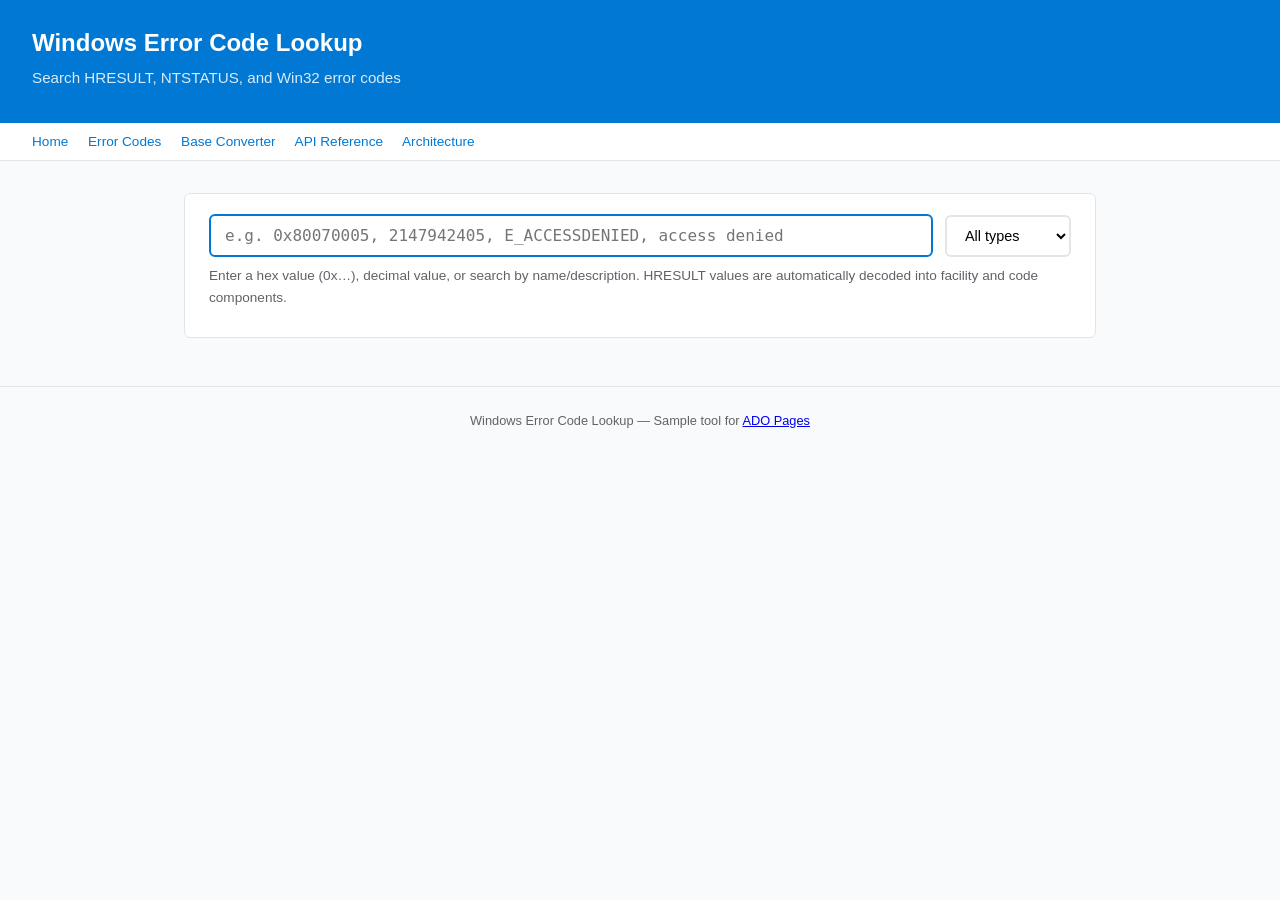
<file: docs/error-codes.html>
<!DOCTYPE html>
<html lang="en">
<head>
  <meta charset="utf-8">
  <meta name="viewport" content="width=device-width, initial-scale=1">
  <title>Windows Error Code Lookup</title>
  <link rel="stylesheet" href="css/style.css">
  <style>
    .search-box {
      display: flex;
      gap: 12px;
      align-items: center;
      flex-wrap: wrap;
    }
    .search-box input {
      flex: 1;
      min-width: 240px;
      padding: 10px 14px;
      font-size: 1rem;
      font-family: 'Cascadia Code', 'Fira Code', Consolas, monospace;
      border: 2px solid var(--border);
      border-radius: var(--radius);
      outline: none;
      transition: border-color 0.15s;
    }
    .search-box input:focus { border-color: var(--brand); }
    .search-box select {
      padding: 10px 14px;
      font-size: 0.9rem;
      border: 2px solid var(--border);
      border-radius: var(--radius);
      background: var(--surface);
      cursor: pointer;
    }
    .result-card {
      background: var(--surface);
      border: 1px solid var(--border);
      border-radius: var(--radius);
      padding: 20px 24px;
      margin: 16px 0;
    }
    .result-card h3 { margin: 0 0 4px; color: var(--brand-dk); }
    .result-card .code-value {
      font-family: 'Cascadia Code', Consolas, monospace;
      font-size: 1.1rem;
      font-weight: 600;
    }
    .result-card .meta { color: var(--text-sec); font-size: 0.85rem; margin: 4px 0 8px; }
    .result-card .desc { line-height: 1.5; }
    .result-card .conversions {
      margin-top: 12px;
      padding-top: 12px;
      border-top: 1px solid var(--border);
      font-size: 0.85rem;
      color: var(--text-sec);
    }
    .result-card .conversions code { font-size: 0.82rem; }
    .no-result { color: var(--text-sec); font-style: italic; padding: 16px 0; }
    .badge {
      display: inline-block;
      padding: 2px 8px;
      border-radius: 3px;
      font-size: 0.72rem;
      font-weight: 700;
      color: #fff;
      text-transform: uppercase;
      margin-left: 8px;
      vertical-align: middle;
    }
    .badge.hresult   { background: #0078d4; }
    .badge.ntstatus  { background: #6f42c1; }
    .badge.win32     { background: #28a745; }
    .badge.winsock   { background: #e36209; }
    .help-text { font-size: 0.85rem; color: var(--text-sec); margin-top: 8px; }
    #results-count { font-size: 0.85rem; color: var(--text-sec); margin-bottom: 8px; }
  </style>
</head>
<body>

<header>
  <h1>Windows Error Code Lookup</h1>
  <p>Search HRESULT, NTSTATUS, and Win32 error codes</p>
</header>

<nav class="samples-nav">
  <a href="index.html">Home</a>
  <a href="error-codes.html">Error Codes</a>
  <a href="base-converter.html">Base Converter</a>
  <a href="api-reference.html">API Reference</a>
  <a href="architecture.html">Architecture</a>
</nav>

<main>

<div class="card">
  <div class="search-box">
    <input type="text" id="search" placeholder="e.g. 0x80070005, 2147942405, E_ACCESSDENIED, access denied" autofocus>
    <select id="filter">
      <option value="all">All types</option>
      <option value="hresult">HRESULT</option>
      <option value="ntstatus">NTSTATUS</option>
      <option value="win32">Win32</option>
    </select>
  </div>
  <p class="help-text">
    Enter a hex value (0x…), decimal value, or search by name/description.
    HRESULT values are automatically decoded into facility and code components.
  </p>
</div>

<div id="results-count"></div>
<div id="results"></div>

</main>

<footer>
  Windows Error Code Lookup &mdash; Sample tool for
  <a href="https://github.com/vineeththomasalex/ADOPagesExtension">ADO Pages</a>
</footer>

<script>
(function () {
  'use strict';

  // ─── Error code database ──────────────────────────────────────────────────────
  // Each entry: [hex, name, type, description]
  const DB = [
    // ── Common HRESULTs ──
    [0x00000000, 'S_OK',                    'hresult', 'Operation successful.'],
    [0x00000001, 'S_FALSE',                 'hresult', 'Operation successful but returned no results or had a non-critical side effect.'],
    [0x80004001, 'E_NOTIMPL',               'hresult', 'Not implemented. The requested feature or method is not supported.'],
    [0x80004002, 'E_NOINTERFACE',           'hresult', 'No such interface supported. QueryInterface failed for the requested IID.'],
    [0x80004003, 'E_POINTER',               'hresult', 'Invalid pointer. A null pointer was passed where a valid pointer was expected.'],
    [0x80004004, 'E_ABORT',                 'hresult', 'Operation aborted by the caller.'],
    [0x80004005, 'E_FAIL',                  'hresult', 'Unspecified failure. A generic error when no more specific HRESULT applies.'],
    [0x8000FFFF, 'E_UNEXPECTED',            'hresult', 'Unexpected failure. The operation encountered an unexpected condition.'],
    [0x80070005, 'E_ACCESSDENIED',          'hresult', 'General access denied error. The caller does not have the required permissions.'],
    [0x80070006, 'E_HANDLE',                'hresult', 'Invalid handle. The handle passed to the function is not valid.'],
    [0x80070057, 'E_INVALIDARG',            'hresult', 'One or more arguments are not valid.'],
    [0x8007000E, 'E_OUTOFMEMORY',           'hresult', 'Insufficient memory to complete the operation.'],
    [0x80070002, 'HRESULT_FROM_WIN32(ERROR_FILE_NOT_FOUND)', 'hresult', 'The system cannot find the file specified.'],
    [0x80070003, 'HRESULT_FROM_WIN32(ERROR_PATH_NOT_FOUND)', 'hresult', 'The system cannot find the path specified.'],
    [0x800401F0, 'CO_E_NOTINITIALIZED',     'hresult', 'CoInitialize has not been called. COM must be initialized before use.'],
    [0x80040154, 'REGDB_E_CLASSNOTREG',     'hresult', 'Class not registered. The CLSID is not found in the registry.'],
    [0x80040111, 'CLASS_E_CLASSNOTAVAILABLE','hresult', 'ClassFactory cannot supply requested class.'],
    [0x80040002, 'OLE_E_ADVF',              'hresult', 'Invalid advise flags.'],
    [0x80070020, 'HRESULT_FROM_WIN32(ERROR_SHARING_VIOLATION)', 'hresult', 'The process cannot access the file because it is being used by another process.'],
    [0x800700B7, 'HRESULT_FROM_WIN32(ERROR_ALREADY_EXISTS)', 'hresult', 'Cannot create a file when that file already exists.'],
    [0x800700EA, 'HRESULT_FROM_WIN32(ERROR_MORE_DATA)', 'hresult', 'More data is available. The buffer was too small.'],
    [0x80070490, 'HRESULT_FROM_WIN32(ERROR_NOT_FOUND)', 'hresult', 'Element not found.'],
    [0x800706BA, 'HRESULT_FROM_WIN32(RPC_S_SERVER_UNAVAILABLE)', 'hresult', 'The RPC server is unavailable.'],
    [0x800706BE, 'HRESULT_FROM_WIN32(RPC_S_CALL_FAILED)', 'hresult', 'The remote procedure call failed.'],
    [0x80080005, 'CO_E_SERVER_EXEC_FAILURE','hresult', 'Server execution failed. The COM server could not be started.'],
    [0x80090020, 'NTE_FAIL',                'hresult', 'An internal cryptographic error occurred.'],
    [0x80131509, 'COR_E_EXCEPTION',         'hresult', 'A .NET exception occurred.'],
    [0x80131515, 'COR_E_FILENOTFOUND',      'hresult', '.NET file not found exception.'],
    [0x8024402C, 'WU_E_PT_WINHTTP_NAME_NOT_RESOLVED', 'hresult', 'Windows Update: proxy or server name could not be resolved.'],
    [0x80240016, 'WU_E_INSTALL_NOT_ALLOWED','hresult', 'Windows Update: installation is not allowed at this time.'],
    [0x80073CF9, 'ERROR_PACKAGE_ALREADY_EXISTS', 'hresult', 'The app package is already installed with a higher version.'],
    [0x80073D05, 'ERROR_DELETING_EXISTING_APPLICATIONDATA_STORE_FAILED', 'hresult', 'Failed to remove existing app data store during reinstall.'],

    // ── NTSTATUS codes ──
    [0x00000000, 'STATUS_SUCCESS',                  'ntstatus', 'The operation completed successfully.'],
    [0xC0000001, 'STATUS_UNSUCCESSFUL',             'ntstatus', 'An unsuccessful status was returned by the routine that was called.'],
    [0xC0000002, 'STATUS_NOT_IMPLEMENTED',          'ntstatus', 'The requested operation is not implemented.'],
    [0xC0000005, 'STATUS_ACCESS_VIOLATION',         'ntstatus', 'An access violation (segfault) occurred while reading or writing memory.'],
    [0xC0000008, 'STATUS_INVALID_HANDLE',           'ntstatus', 'An invalid HANDLE was specified.'],
    [0xC000000D, 'STATUS_INVALID_PARAMETER',        'ntstatus', 'An invalid parameter was passed to a service or function.'],
    [0xC000000E, 'STATUS_NO_SUCH_FILE',             'ntstatus', 'The file does not exist.'],
    [0xC000000F, 'STATUS_NO_SUCH_DEVICE',           'ntstatus', 'The specified device object name could not be found.'],
    [0xC0000017, 'STATUS_NO_MEMORY',                'ntstatus', 'Insufficient system resources exist to complete the request.'],
    [0xC0000022, 'STATUS_ACCESS_DENIED',            'ntstatus', 'Access is denied. The caller lacks the required privilege or permission.'],
    [0xC0000023, 'STATUS_BUFFER_TOO_SMALL',         'ntstatus', 'The buffer is too small to contain the requested data.'],
    [0xC0000033, 'STATUS_OBJECT_NAME_INVALID',      'ntstatus', 'The object name is invalid (bad characters or format).'],
    [0xC0000034, 'STATUS_OBJECT_NAME_NOT_FOUND',    'ntstatus', 'The specified object name was not found.'],
    [0xC0000035, 'STATUS_OBJECT_NAME_COLLISION',    'ntstatus', 'The object name already exists.'],
    [0xC000003A, 'STATUS_OBJECT_PATH_NOT_FOUND',    'ntstatus', 'The object path was not found.'],
    [0xC0000043, 'STATUS_SHARING_VIOLATION',        'ntstatus', 'A file cannot be opened because the share access flags are incompatible.'],
    [0xC000004F, 'STATUS_EAS_NOT_SUPPORTED',        'ntstatus', 'The file system does not support extended attributes.'],
    [0xC0000061, 'STATUS_PRIVILEGE_NOT_HELD',       'ntstatus', 'A required privilege is not held by the client.'],
    [0xC00000BA, 'STATUS_FILE_IS_A_DIRECTORY',      'ntstatus', 'The file that was specified as a target is a directory.'],
    [0xC00000BB, 'STATUS_NOT_SUPPORTED',            'ntstatus', 'The request is not supported.'],
    [0xC0000098, 'STATUS_FILE_CORRUPT_ERROR',       'ntstatus', 'The file or directory is corrupted and unreadable.'],
    [0xC00000E5, 'STATUS_INTERNAL_ERROR',           'ntstatus', 'An internal error occurred.'],
    [0xC0000135, 'STATUS_DLL_NOT_FOUND',            'ntstatus', 'The referenced DLL could not be found.'],
    [0xC0000139, 'STATUS_ENTRYPOINT_NOT_FOUND',     'ntstatus', 'The specified procedure could not be found in the DLL.'],
    [0xC0000142, 'STATUS_DLL_INIT_FAILED',          'ntstatus', 'DLL initialization routine failed.'],
    [0xC0000194, 'STATUS_POSSIBLE_DEADLOCK',        'ntstatus', 'A potential deadlock condition has been detected.'],
    [0xC000021A, 'STATUS_SYSTEM_PROCESS_TERMINATED', 'ntstatus', 'A critical system process terminated unexpectedly (often causes BSOD).'],
    [0xC0000225, 'STATUS_NOT_FOUND',                'ntstatus', 'The requested object was not found.'],
    [0xC000026E, 'STATUS_DRIVER_UNABLE_TO_LOAD',    'ntstatus', 'The driver could not be loaded.'],
    [0x80000005, 'STATUS_BUFFER_OVERFLOW',          'ntstatus', 'The output buffer was too small; data was truncated.'],
    [0x00000103, 'STATUS_PENDING',                  'ntstatus', 'The operation is pending completion (used with async I/O).'],
    [0x00000104, 'STATUS_REPARSE',                  'ntstatus', 'A reparse should be performed by the Object Manager (e.g. symlink traversal).'],
    [0xC0000120, 'STATUS_CANCELLED',                'ntstatus', 'The I/O request was cancelled.'],
    [0xC000014B, 'STATUS_PIPE_BROKEN',              'ntstatus', 'The pipe operation has failed because the other end of the pipe has been closed.'],

    // ── Win32 error codes ──
    [0,    'ERROR_SUCCESS',                'win32', 'The operation completed successfully.'],
    [1,    'ERROR_INVALID_FUNCTION',       'win32', 'Incorrect function.'],
    [2,    'ERROR_FILE_NOT_FOUND',         'win32', 'The system cannot find the file specified.'],
    [3,    'ERROR_PATH_NOT_FOUND',         'win32', 'The system cannot find the path specified.'],
    [4,    'ERROR_TOO_MANY_OPEN_FILES',    'win32', 'The system cannot open the file. Too many files are open.'],
    [5,    'ERROR_ACCESS_DENIED',          'win32', 'Access is denied.'],
    [6,    'ERROR_INVALID_HANDLE',         'win32', 'The handle is invalid.'],
    [8,    'ERROR_NOT_ENOUGH_MEMORY',      'win32', 'Not enough memory resources are available to process this command.'],
    [14,   'ERROR_OUTOFMEMORY',            'win32', 'Not enough storage is available to complete this operation.'],
    [15,   'ERROR_INVALID_DRIVE',          'win32', 'The system cannot find the drive specified.'],
    [20,   'ERROR_BAD_UNIT',               'win32', 'The system cannot find the device specified.'],
    [21,   'ERROR_NOT_READY',              'win32', 'The device is not ready.'],
    [32,   'ERROR_SHARING_VIOLATION',      'win32', 'The process cannot access the file because it is being used by another process.'],
    [33,   'ERROR_LOCK_VIOLATION',         'win32', 'The process cannot access the file because another process has locked a portion of the file.'],
    [50,   'ERROR_NOT_SUPPORTED',          'win32', 'The request is not supported.'],
    [55,   'ERROR_DEV_NOT_EXIST',          'win32', 'The specified network resource or device is no longer available.'],
    [87,   'ERROR_INVALID_PARAMETER',      'win32', 'The parameter is incorrect.'],
    [109,  'ERROR_BROKEN_PIPE',            'win32', 'The pipe has been ended.'],
    [111,  'ERROR_BUFFER_OVERFLOW',        'win32', 'The file name is too long.'],
    [122,  'ERROR_INSUFFICIENT_BUFFER',    'win32', 'The data area passed to a system call is too small.'],
    [123,  'ERROR_INVALID_NAME',           'win32', 'The filename, directory name, or volume label syntax is incorrect.'],
    [126,  'ERROR_MOD_NOT_FOUND',          'win32', 'The specified module could not be found.'],
    [127,  'ERROR_PROC_NOT_FOUND',         'win32', 'The specified procedure could not be found.'],
    [145,  'ERROR_DIR_NOT_EMPTY',          'win32', 'The directory is not empty.'],
    [183,  'ERROR_ALREADY_EXISTS',         'win32', 'Cannot create a file when that file already exists.'],
    [234,  'ERROR_MORE_DATA',              'win32', 'More data is available.'],
    [258,  'WAIT_TIMEOUT',                 'win32', 'The wait operation timed out.'],
    [997,  'ERROR_IO_PENDING',             'win32', 'Overlapped I/O operation is in progress.'],
    [998,  'ERROR_NOACCESS',               'win32', 'Invalid access to memory location.'],
    [1053, 'ERROR_SERVICE_REQUEST_TIMEOUT','win32', 'The service did not respond to the start or control request in a timely fashion.'],
    [1060, 'ERROR_SERVICE_DOES_NOT_EXIST', 'win32', 'The specified service does not exist as an installed service.'],
    [1067, 'ERROR_PROCESS_ABORTED',        'win32', 'The process terminated unexpectedly.'],
    [1168, 'ERROR_NOT_FOUND',              'win32', 'Element not found.'],
    [1223, 'ERROR_CANCELLED',              'win32', 'The operation was canceled by the user.'],
    [1314, 'ERROR_PRIVILEGE_NOT_HELD',     'win32', 'A required privilege is not held by the client.'],
    [1392, 'ERROR_FILE_CORRUPT',           'win32', 'The file or directory is corrupted and unreadable.'],
    [1450, 'ERROR_NO_SYSTEM_RESOURCES',    'win32', 'Insufficient system resources exist to complete the requested service.'],
    [1722, 'RPC_S_SERVER_UNAVAILABLE',     'win32', 'The RPC server is unavailable.'],
    [1726, 'RPC_S_CALL_FAILED',            'win32', 'The remote procedure call failed.'],
    [2,    'NERR_NetNotStarted',           'win32', 'The workstation driver is not installed.'],
    [5,    'ERROR_ACCESS_DENIED',          'win32', 'Access is denied.'],
  ];

  // ─── Helpers ──────────────────────────────────────────────────────────────────

  function hex(n) { return '0x' + (n >>> 0).toString(16).toUpperCase().padStart(8, '0'); }
  function dec(n) { return (n >>> 0).toString(10); }

  function decodeHresult(val) {
    const severity = (val >>> 31) & 1;
    const customer = (val >>> 29) & 1;
    const facility = (val >>> 16) & 0x7FF;
    const code     = val & 0xFFFF;
    return {
      severity: severity ? 'Failure' : 'Success',
      customer: customer ? 'Yes' : 'No',
      facility,
      code,
    };
  }

  function facilityName(f) {
    const names = {
      0: 'FACILITY_NULL', 1: 'FACILITY_RPC', 2: 'FACILITY_DISPATCH', 3: 'FACILITY_STORAGE',
      4: 'FACILITY_ITF', 7: 'FACILITY_WIN32', 8: 'FACILITY_WINDOWS', 9: 'FACILITY_SSPI',
      10: 'FACILITY_CONTROL', 11: 'FACILITY_CERT', 13: 'FACILITY_INTERNET',
      14: 'FACILITY_MEDIASERVER', 16: 'FACILITY_MSMQ', 17: 'FACILITY_SETUPAPI',
      19: 'FACILITY_SCARD', 20: 'FACILITY_COMPLUS', 21: 'FACILITY_AAF',
      22: 'FACILITY_URT', 23: 'FACILITY_ACS', 24: 'FACILITY_DPLAY',
      25: 'FACILITY_UMI', 26: 'FACILITY_SXS', 27: 'FACILITY_WINDOWS_CE',
      31: 'FACILITY_HTTP', 32: 'FACILITY_USERMODE_COMMONLOG', 36: 'FACILITY_USERMODE_FILTER_MANAGER',
      48: 'FACILITY_DEBUGGER', 52: 'FACILITY_CONFIGURATION', 54: 'FACILITY_STATE_MANAGEMENT',
      80: 'FACILITY_METADIRECTORY',
    };
    return names[f] || `FACILITY_${f}`;
  }

  // ─── Search logic ─────────────────────────────────────────────────────────────

  function parseInputValue(input) {
    const s = input.trim().replace(/^0x/i, '');
    const n = parseInt(s, /^[0-9a-f]+$/i.test(s) && (input.trim().startsWith('0x') || input.trim().startsWith('0X') || /[a-fA-F]/.test(s)) ? 16 : 10);
    return isNaN(n) ? null : n >>> 0;
  }

  function search(query, typeFilter) {
    const q = query.trim();
    if (!q) return [];

    const numVal = parseInputValue(q);
    const textQ  = q.toLowerCase();

    let results = DB.filter(([val, name, type, desc]) => {
      if (typeFilter !== 'all' && type !== typeFilter) return false;
      if (numVal !== null && (val >>> 0) === numVal) return true;
      if (name.toLowerCase().includes(textQ)) return true;
      if (desc.toLowerCase().includes(textQ)) return true;
      return false;
    });

    // Dedupe by val+name+type
    const seen = new Set();
    results = results.filter(([val, name, type]) => {
      const key = `${val}|${name}|${type}`;
      if (seen.has(key)) return false;
      seen.add(key);
      return true;
    });

    // Sort: exact numeric matches first, then alphabetical
    results.sort((a, b) => {
      const aExact = numVal !== null && (a[0] >>> 0) === numVal ? 0 : 1;
      const bExact = numVal !== null && (b[0] >>> 0) === numVal ? 0 : 1;
      if (aExact !== bExact) return aExact - bExact;
      return a[1].localeCompare(b[1]);
    });

    return results;
  }

  // ─── Rendering ────────────────────────────────────────────────────────────────

  function esc(s) { return s.replace(/&/g,'&amp;').replace(/</g,'&lt;').replace(/>/g,'&gt;'); }

  function renderResult([val, name, type, desc]) {
    const h = hex(val);
    const d = dec(val);
    let extra = '';

    if (type === 'hresult') {
      const info = decodeHresult(val);
      extra = `
        <div class="conversions">
          <strong>HRESULT decode:</strong>
          Severity: <code>${info.severity}</code> &middot;
          Facility: <code>${facilityName(info.facility)} (${info.facility})</code> &middot;
          Code: <code>0x${info.code.toString(16).toUpperCase()} (${info.code})</code> &middot;
          Customer bit: <code>${info.customer}</code>
        </div>`;
    }
    if (type === 'win32') {
      const hr = (0x80070000 | val) >>> 0;
      extra = `
        <div class="conversions">
          <strong>As HRESULT:</strong> <code>${hex(hr)}</code> (via HRESULT_FROM_WIN32)
        </div>`;
    }

    return `
      <div class="result-card">
        <h3>${esc(name)} <span class="badge ${type}">${type}</span></h3>
        <div class="meta">
          <span class="code-value">${h}</span> &nbsp;|&nbsp; decimal: <code>${d}</code>
          ${type === 'ntstatus' ? ' &nbsp;|&nbsp; signed: <code>' + (val | 0) + '</code>' : ''}
        </div>
        <div class="desc">${esc(desc)}</div>
        ${extra}
      </div>`;
  }

  // ─── Event wiring ─────────────────────────────────────────────────────────────

  const searchEl  = document.getElementById('search');
  const filterEl  = document.getElementById('filter');
  const resultsEl = document.getElementById('results');
  const countEl   = document.getElementById('results-count');

  function run() {
    const results = search(searchEl.value, filterEl.value);
    if (!searchEl.value.trim()) {
      resultsEl.innerHTML = '';
      countEl.textContent = '';
      return;
    }
    if (results.length === 0) {
      resultsEl.innerHTML = '<p class="no-result">No matching error codes found.</p>';
      countEl.textContent = '';
    } else {
      countEl.textContent = `${results.length} result${results.length > 1 ? 's' : ''}`;
      resultsEl.innerHTML = results.slice(0, 50).map(renderResult).join('');
    }
  }

  searchEl.addEventListener('input', run);
  filterEl.addEventListener('change', run);

  // Support linking with ?q=...
  const urlQ = new URLSearchParams(location.search).get('q');
  if (urlQ) { searchEl.value = urlQ; run(); }
}());
</script>

</body>
</html>
</file>
<file: docs/css/style.css>
/* ─── Shared styles for ADO Pages samples ─────────────────────────────────── */

:root {
  --brand:     #0078d4;
  --brand-dk:  #005a9e;
  --bg:        #f9fafb;
  --surface:   #ffffff;
  --text:      #1b1b1b;
  --text-sec:  #5f6368;
  --border:    #e1e4e8;
  --code-bg:   #f0f2f5;
  --radius:    6px;
}

* { box-sizing: border-box; margin: 0; padding: 0; }

body {
  font-family: -apple-system, BlinkMacSystemFont, 'Segoe UI', Roboto, Helvetica, Arial, sans-serif;
  color: var(--text);
  background: var(--bg);
  line-height: 1.6;
}

header {
  background: var(--brand);
  color: #fff;
  padding: 24px 32px;
}
header h1 { font-size: 1.5rem; font-weight: 600; }
header p  { opacity: 0.85; margin-top: 4px; font-size: 0.95rem; }

nav.samples-nav {
  background: var(--surface);
  border-bottom: 1px solid var(--border);
  padding: 8px 32px;
  font-size: 0.85rem;
}
nav.samples-nav a {
  color: var(--brand);
  text-decoration: none;
  margin-right: 16px;
}
nav.samples-nav a:hover { text-decoration: underline; }

main { max-width: 960px; margin: 32px auto; padding: 0 24px; }

h2 {
  font-size: 1.25rem;
  margin: 32px 0 12px;
  padding-bottom: 6px;
  border-bottom: 2px solid var(--brand);
  color: var(--brand-dk);
}

h3 { font-size: 1rem; margin: 20px 0 8px; }

p, li { margin-bottom: 8px; }
ul, ol { padding-left: 24px; }

table {
  width: 100%;
  border-collapse: collapse;
  margin: 12px 0 20px;
  font-size: 0.9rem;
}
th, td {
  text-align: left;
  padding: 8px 12px;
  border: 1px solid var(--border);
}
th { background: var(--code-bg); font-weight: 600; }

code {
  font-family: 'Cascadia Code', 'Fira Code', Consolas, monospace;
  background: var(--code-bg);
  padding: 2px 6px;
  border-radius: 3px;
  font-size: 0.88em;
}

pre {
  background: #1e1e1e;
  color: #d4d4d4;
  padding: 16px;
  border-radius: var(--radius);
  overflow-x: auto;
  margin: 12px 0 20px;
  font-size: 0.85rem;
  line-height: 1.5;
}
pre code { background: none; padding: 0; color: inherit; }

.card {
  background: var(--surface);
  border: 1px solid var(--border);
  border-radius: var(--radius);
  padding: 20px 24px;
  margin: 16px 0;
}

.method-badge {
  display: inline-block;
  padding: 2px 8px;
  border-radius: 3px;
  font-size: 0.75rem;
  font-weight: 700;
  color: #fff;
  text-transform: uppercase;
}
.method-badge.get    { background: #28a745; }
.method-badge.post   { background: #0078d4; }
.method-badge.put    { background: #e36209; }
.method-badge.delete { background: #d73a49; }

.status-badge {
  display: inline-block;
  padding: 2px 10px;
  border-radius: 10px;
  font-size: 0.8rem;
  font-weight: 600;
}
.status-badge.healthy  { background: #dcffe4; color: #1a7f37; }
.status-badge.degraded { background: #fff8c5; color: #9a6700; }
.status-badge.down     { background: #ffe2e0; color: #cf222e; }

footer {
  text-align: center;
  padding: 24px;
  font-size: 0.8rem;
  color: var(--text-sec);
  border-top: 1px solid var(--border);
  margin-top: 48px;
}

/* ─── Architecture diagram (SVG-in-HTML) ──────────────────────────────────── */

.arch-diagram {
  overflow-x: auto;
  margin: 24px 0;
  text-align: center;
}
.arch-diagram svg text {
  font-family: -apple-system, BlinkMacSystemFont, 'Segoe UI', Roboto, sans-serif;
}
</file>
